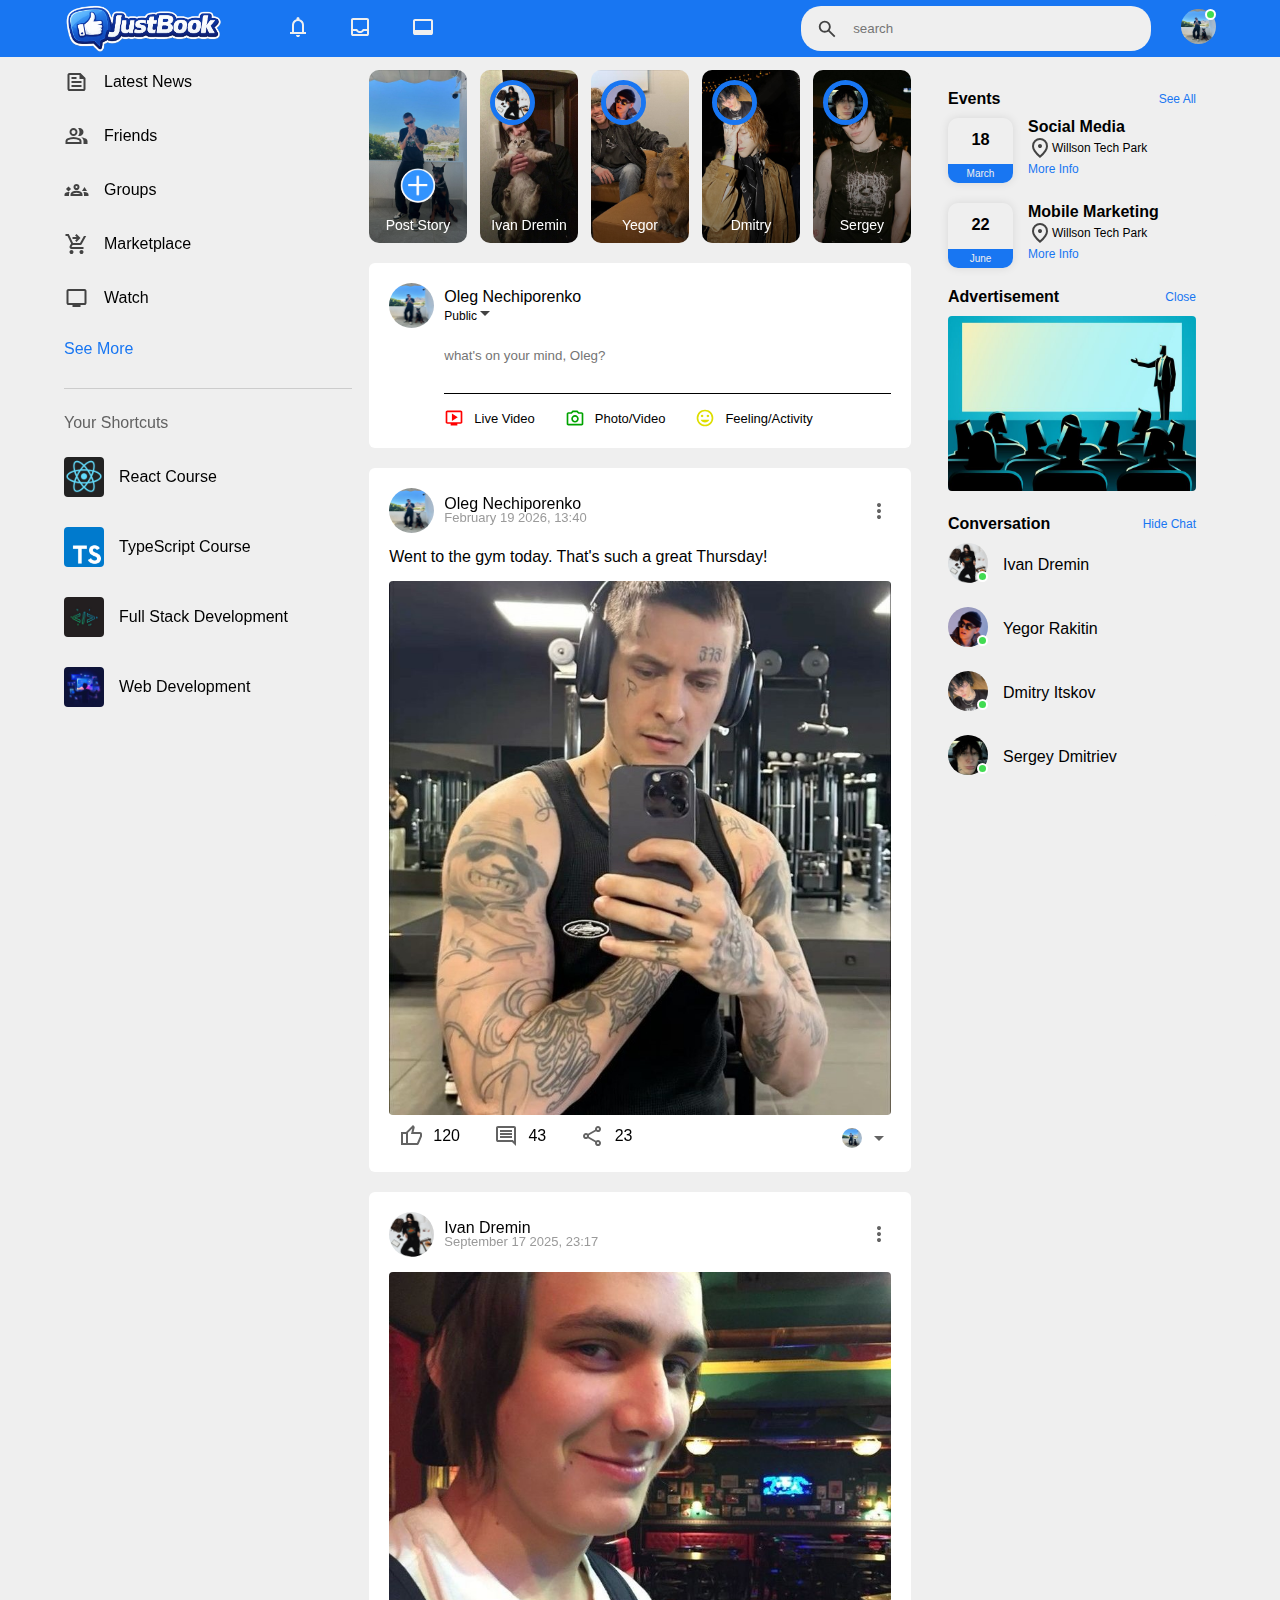
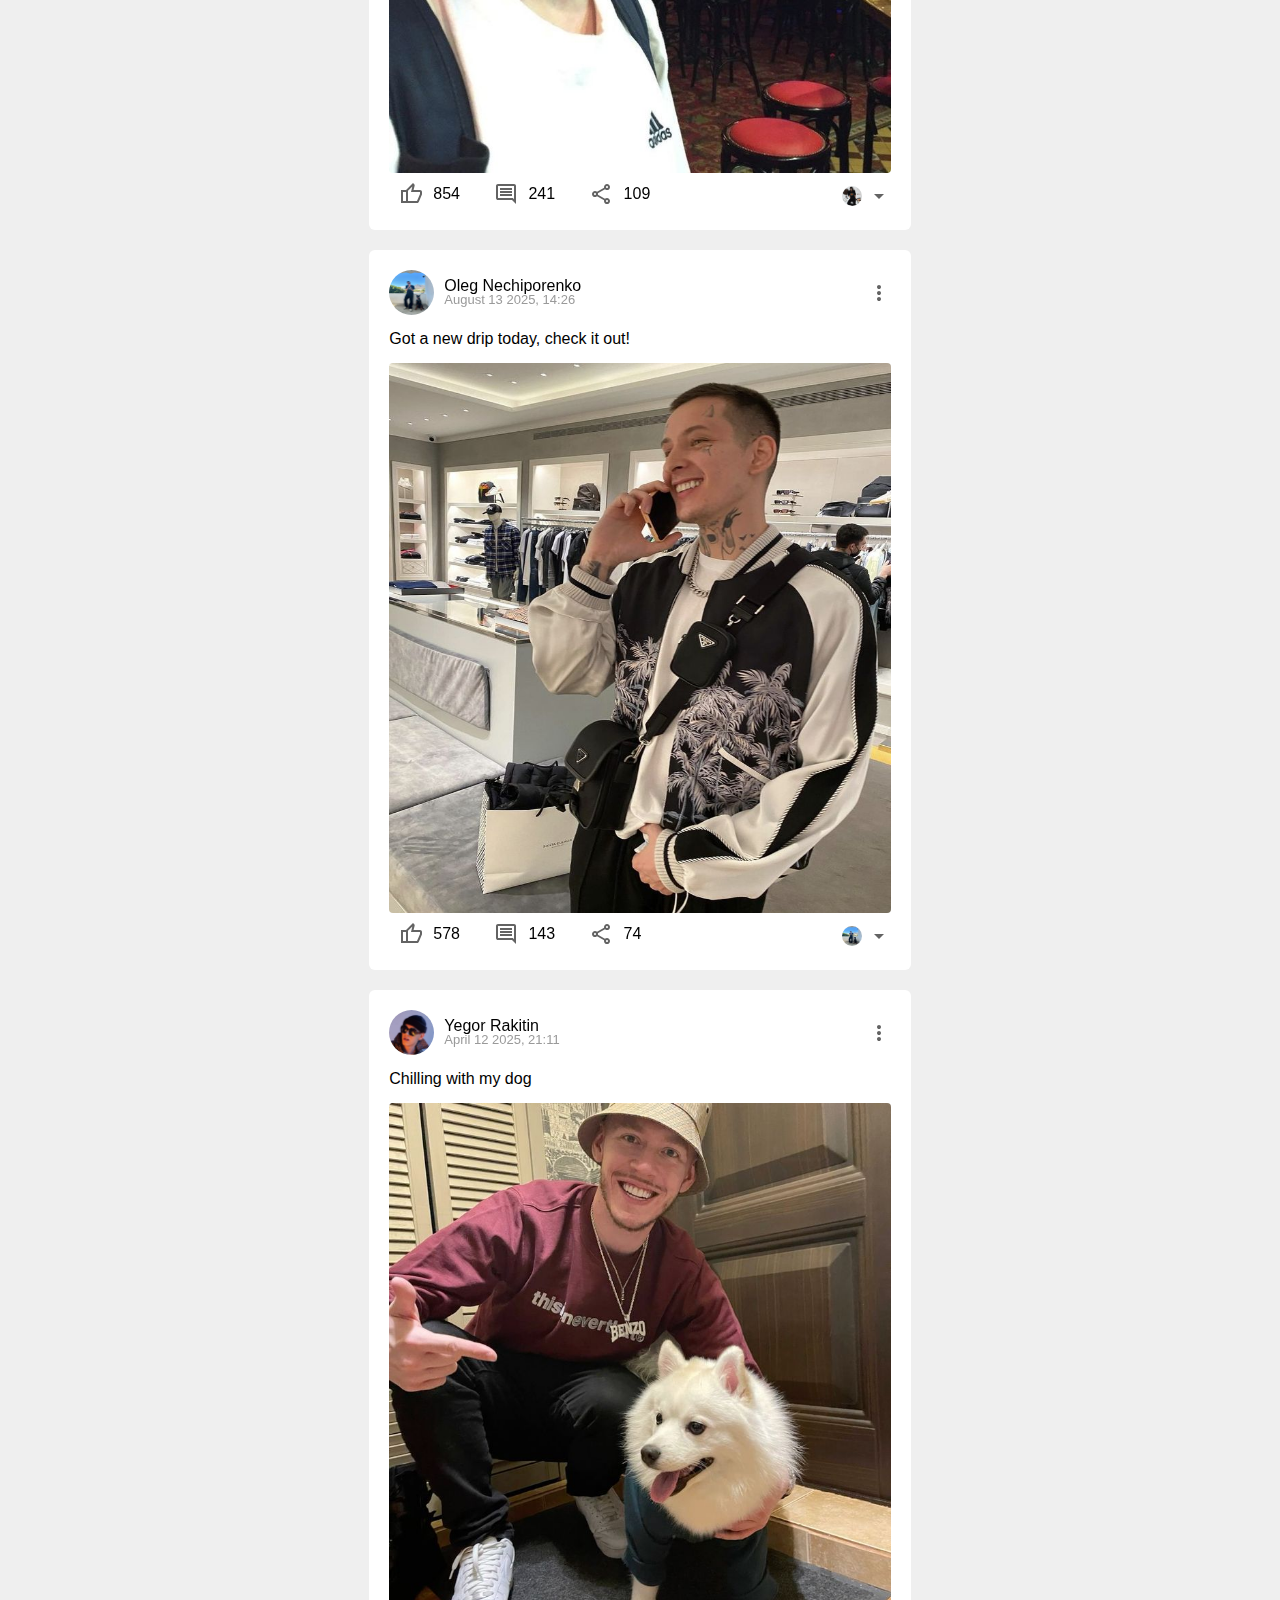
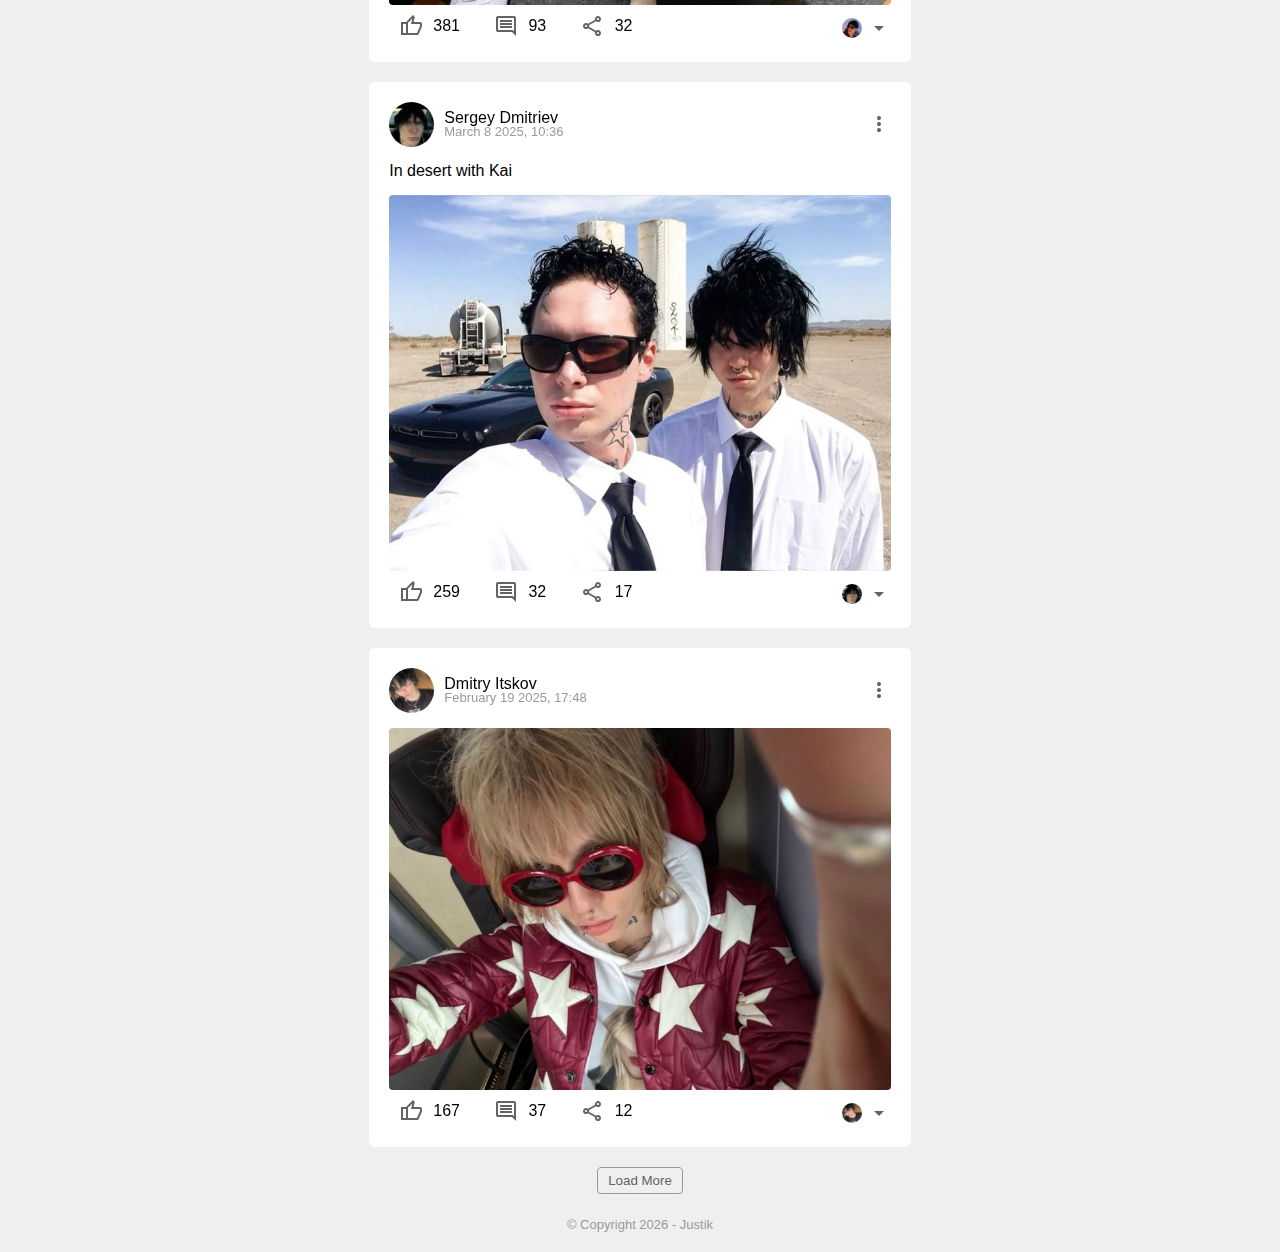
<file: index.html>
<!DOCTYPE html>
<html lang="en">
<head>
    <meta charset="UTF-8">
    <meta name="viewport" content="width=device-width, initial-scale=1.0">
    <title>Homepage | JustBook</title>
    <link rel="icon" href="images/Dog.jpg">
    <link rel="stylesheet" href="style.css">
    <script src="app.js" defer></script>
</head>
<body>
    <header>
        <nav>
            <div class="nav-left">
                <a class="logo-a" href="index.html"><img src="images/logo.png" class="logo"></a>
                <ul>
                    <li><svg xmlns="http://www.w3.org/2000/svg" height="24px" viewBox="0 -960 960 960" width="24px" fill="#434343"><path d="M160-200v-80h80v-280q0-83 50-147.5T420-792v-28q0-25 17.5-42.5T480-880q25 0 42.5 17.5T540-820v28q80 20 130 84.5T720-560v280h80v80H160Zm320-300Zm0 420q-33 0-56.5-23.5T400-160h160q0 33-23.5 56.5T480-80ZM320-280h320v-280q0-66-47-113t-113-47q-66 0-113 47t-47 113v280Z"/></svg></li>
                    <li><svg xmlns="http://www.w3.org/2000/svg" height="24px" viewBox="0 -960 960 960" width="24px" fill="#434343"><path d="M200-120q-33 0-56.5-23.5T120-200v-560q0-33 23.5-56.5T200-840h560q33 0 56.5 23.5T840-760v560q0 33-23.5 56.5T760-120H200Zm0-80h560v-120H640q-30 38-71.5 59T480-240q-47 0-88.5-21T320-320H200v120Zm349-142q31-22 43-58h168v-360H200v360h168q12 36 43 58t69 22q38 0 69-22ZM200-200h560-560Z"/></svg></li>
                    <li><svg xmlns="http://www.w3.org/2000/svg" height="24px" viewBox="0 -960 960 960" width="24px" fill="#434343"><path d="M160-160q-33 0-56.5-23.5T80-240v-480q0-33 23.5-56.5T160-800h640q33 0 56.5 23.5T880-720v480q0 33-23.5 56.5T800-160H160Zm0-200h640v-360H160v360Z"/></svg></li>
                </ul>
            </div>
            <div class="nav-right">
                <div class="search-box">
                    <svg xmlns="http://www.w3.org/2000/svg" height="24px" viewBox="0 -960 960 960" width="24px" fill="#434343"><path d="M784-120 532-372q-30 24-69 38t-83 14q-109 0-184.5-75.5T120-580q0-109 75.5-184.5T380-840q109 0 184.5 75.5T640-580q0 44-14 83t-38 69l252 252-56 56ZM380-400q75 0 127.5-52.5T560-580q0-75-52.5-127.5T380-760q-75 0-127.5 52.5T200-580q0 75 52.5 127.5T380-400Z"/></svg>
                    <input type="text" placeholder="search">
                </div>
                <div class="nav-user-icon online">
                    <img src="images/Kizaru.jpg">
                </div>
            </div>
            <div class="settings-menu">
                <div id="dark-btn">
                    <span></span>
                </div>
                <div class="settings-menu-inner">
                    <div class="user-profile">
                        <img src="images/Kizaru.jpg">
                        <div>
                            <p>Oleg Nechiporenko</p>
                            <a href="profile.html">See your profile</a>
                        </div>
                    </div>
                    <hr>
                    <div class="user-profile">
                        <svg xmlns="http://www.w3.org/2000/svg" height="24px" viewBox="0 -960 960 960" width="24px" fill="#434343"><path d="M480-360q17 0 28.5-11.5T520-400q0-17-11.5-28.5T480-440q-17 0-28.5 11.5T440-400q0 17 11.5 28.5T480-360Zm-40-160h80v-240h-80v240ZM80-80v-720q0-33 23.5-56.5T160-880h640q33 0 56.5 23.5T880-800v480q0 33-23.5 56.5T800-240H240L80-80Zm126-240h594v-480H160v525l46-45Zm-46 0v-480 480Z"/></svg>
                        <div>
                            <p>Give Feedback</p>
                            <a href="#">Help us to improve the new design</a>
                        </div>
                    </div>
                    <hr>
                    <div class="settings-links">
                        <svg xmlns="http://www.w3.org/2000/svg" height="38px" viewBox="0 -960 960 960" width="38px" fill="#434343" class="settings-icon"><path d="m370-80-16-128q-13-5-24.5-12T307-235l-119 50L78-375l103-78q-1-7-1-13.5v-27q0-6.5 1-13.5L78-585l110-190 119 50q11-8 23-15t24-12l16-128h220l16 128q13 5 24.5 12t22.5 15l119-50 110 190-103 78q1 7 1 13.5v27q0 6.5-2 13.5l103 78-110 190-118-50q-11 8-23 15t-24 12L590-80H370Zm70-80h79l14-106q31-8 57.5-23.5T639-327l99 41 39-68-86-65q5-14 7-29.5t2-31.5q0-16-2-31.5t-7-29.5l86-65-39-68-99 42q-22-23-48.5-38.5T533-694l-13-106h-79l-14 106q-31 8-57.5 23.5T321-633l-99-41-39 68 86 64q-5 15-7 30t-2 32q0 16 2 31t7 30l-86 65 39 68 99-42q22 23 48.5 38.5T427-266l13 106Zm42-180q58 0 99-41t41-99q0-58-41-99t-99-41q-59 0-99.5 41T342-480q0 58 40.5 99t99.5 41Zm-2-140Z" /></svg>
                        <a href="#">Settings & Privacy <svg xmlns="http://www.w3.org/2000/svg" height="24px" viewBox="0 -960 960 960" width="24px" fill="#434343"><path d="M504-480 320-664l56-56 240 240-240 240-56-56 184-184Z"/></svg></a>
                    </div>
                    <div class="settings-links">
                        <svg xmlns="http://www.w3.org/2000/svg" height="38px" viewBox="0 -960 960 960" width="38px" fill="#434343" class="settings-icon"><path d="M513.5-254.5Q528-269 528-290t-14.5-35.5Q499-340 478-340t-35.5 14.5Q428-311 428-290t14.5 35.5Q457-240 478-240t35.5-14.5ZM442-394h74q0-33 7.5-52t42.5-52q26-26 41-49.5t15-56.5q0-56-41-86t-97-30q-57 0-92.5 30T342-618l66 26q5-18 22.5-39t53.5-21q32 0 48 17.5t16 38.5q0 20-12 37.5T506-526q-44 39-54 59t-10 73Zm38 314q-83 0-156-31.5T197-197q-54-54-85.5-127T80-480q0-83 31.5-156T197-763q54-54 127-85.5T480-880q83 0 156 31.5T763-763q54 54 85.5 127T880-480q0 83-31.5 156T763-197q-54 54-127 85.5T480-80Zm0-80q134 0 227-93t93-227q0-134-93-227t-227-93q-134 0-227 93t-93 227q0 134 93 227t227 93Zm0-320Z"/></svg>
                        <a href="#">Help | Support <svg xmlns="http://www.w3.org/2000/svg" height="24px" viewBox="0 -960 960 960" width="24px" fill="#434343"><path d="M504-480 320-664l56-56 240 240-240 240-56-56 184-184Z"/></svg></a>
                    </div>
                    <div class="settings-links">
                        <svg xmlns="http://www.w3.org/2000/svg" height="38px" viewBox="0 -960 960 960" width="38px" fill="#434343" class="settings-icon"><path d="M320-120v-80H160q-33 0-56.5-23.5T80-280v-480q0-33 23.5-56.5T160-840h640q33 0 56.5 23.5T880-760v480q0 33-23.5 56.5T800-200H640v80H320ZM160-280h640v-480H160v480Zm0 0v-480 480Z" /></svg>
                        <a href="#">Display & Accesibility <svg xmlns="http://www.w3.org/2000/svg" height="24px" viewBox="0 -960 960 960" width="24px" fill="#434343"><path d="M504-480 320-664l56-56 240 240-240 240-56-56 184-184Z"/></svg></a>
                    </div>
                    <div class="settings-links">
                        <svg xmlns="http://www.w3.org/2000/svg" height="38px" viewBox="0 -960 960 960" width="38px" fill="#434343" class="settings-icon"><path d="M200-120q-33 0-56.5-23.5T120-200v-560q0-33 23.5-56.5T200-840h280v80H200v560h280v80H200Zm440-160-55-58 102-102H360v-80h327L585-622l55-58 200 200-200 200Z" /></svg>
                        <a href="#">Logout <svg xmlns="http://www.w3.org/2000/svg" height="24px" viewBox="0 -960 960 960" width="24px" fill="#434343"><path d="M504-480 320-664l56-56 240 240-240 240-56-56 184-184Z"/></svg></a>
                    </div>
                </div>
            </div>
        </nav>
    </header>
    <main>
        <div class="container">
            <div class="left-sidebar">
                <div class="imp-links">
                    <a href="#"><svg xmlns="http://www.w3.org/2000/svg" height="24px" viewBox="0 -960 960 960" width="24px" fill="#434343"><path d="M200-120q-33 0-56.5-23.5T120-200v-560q0-33 23.5-56.5T200-840h440l200 200v440q0 33-23.5 56.5T760-120H200Zm0-80h560v-400H600v-160H200v560Zm80-80h400v-80H280v80Zm0-320h200v-80H280v80Zm0 160h400v-80H280v80Zm-80-320v160-160 560-560Z"/></svg> Latest News</a>
                    <a href="#"><svg xmlns="http://www.w3.org/2000/svg" height="24px" viewBox="0 -960 960 960" width="24px" fill="#434343"><path d="M40-160v-112q0-34 17.5-62.5T104-378q62-31 126-46.5T360-440q66 0 130 15.5T616-378q29 15 46.5 43.5T680-272v112H40Zm720 0v-120q0-44-24.5-84.5T666-434q51 6 96 20.5t84 35.5q36 20 55 44.5t19 53.5v120H760ZM247-527q-47-47-47-113t47-113q47-47 113-47t113 47q47 47 47 113t-47 113q-47 47-113 47t-113-47Zm466 0q-47 47-113 47-11 0-28-2.5t-28-5.5q27-32 41.5-71t14.5-81q0-42-14.5-81T544-792q14-5 28-6.5t28-1.5q66 0 113 47t47 113q0 66-47 113ZM120-240h480v-32q0-11-5.5-20T580-306q-54-27-109-40.5T360-360q-56 0-111 13.5T140-306q-9 5-14.5 14t-5.5 20v32Zm296.5-343.5Q440-607 440-640t-23.5-56.5Q393-720 360-720t-56.5 23.5Q280-673 280-640t23.5 56.5Q327-560 360-560t56.5-23.5ZM360-240Zm0-400Z"/></svg> Friends</a>
                    <a href="#"><svg xmlns="http://www.w3.org/2000/svg" height="24px" viewBox="0 -960 960 960" width="24px" fill="#434343"><path d="m160-419 101-101-101-101L59-520l101 101Zm540-21 100-160 100 160H700Zm-220-40q-50 0-85-35t-35-85q0-51 35-85.5t85-34.5q51 0 85.5 34.5T600-600q0 50-34.5 85T480-480Zm0-160q-17 0-28.5 11.5T440-600q0 17 11.5 28.5T480-560q17 0 28.5-11.5T520-600q0-17-11.5-28.5T480-640Zm0 40ZM0-240v-63q0-44 44.5-70.5T160-400q13 0 25 .5t23 2.5q-14 20-21 43t-7 49v65H0Zm240 0v-65q0-65 66.5-105T480-450q108 0 174 40t66 105v65H240Zm560-160q72 0 116 26.5t44 70.5v63H780v-65q0-26-6.5-49T754-397q11-2 22.5-2.5t23.5-.5Zm-320 30q-57 0-102 15t-53 35h311q-9-20-53.5-35T480-370Zm0 50Z"/></svg> Groups</a>
                    <a href="#"><svg xmlns="http://www.w3.org/2000/svg" height="24px" viewBox="0 -960 960 960" width="24px" fill="#434343"><path d="m480-560-56-56 63-64H320v-80h167l-64-64 57-56 160 160-160 160ZM223.5-103.5Q200-127 200-160t23.5-56.5Q247-240 280-240t56.5 23.5Q360-193 360-160t-23.5 56.5Q313-80 280-80t-56.5-23.5Zm400 0Q600-127 600-160t23.5-56.5Q647-240 680-240t56.5 23.5Q760-193 760-160t-23.5 56.5Q713-80 680-80t-56.5-23.5ZM40-800v-80h131l170 360h280l156-280h91L692-482q-11 20-29.5 31T622-440H324l-44 80h480v80H280q-45 0-68.5-39t-1.5-79l54-98-144-304H40Z"/></svg> Marketplace</a>
                    <a href="#"><svg xmlns="http://www.w3.org/2000/svg" height="24px" viewBox="0 -960 960 960" width="24px" fill="#434343"><path d="M320-120v-80H160q-33 0-56.5-23.5T80-280v-480q0-33 23.5-56.5T160-840h640q33 0 56.5 23.5T880-760v480q0 33-23.5 56.5T800-200H640v80H320ZM160-280h640v-480H160v480Zm0 0v-480 480Z"/></svg> Watch</a>
                    <a href="#">See More</a>
                </div>
                <div class="shortcut-links">
                    <p>Your Shortcuts</p>
                    <a href="#"><img src="images/React.jpg" alt=""> React Course</a>
                    <a href="#"><img src="images/TypeScript.jpg" alt=""> TypeScript Course</a>
                    <a href="#"><img src="images/FullStack.jpg" alt=""> Full Stack Development</a>
                    <a href="#"><img src="images/WebDevelopment.jpg" alt=""> Web Development</a>
                </div>
            </div>
            <div class="main-content">
                <div class="story-gallery">
                    <div class="story story1">
                        <img src="images/Plus.png">
                        <p>Post Story</p>
                    </div>
                    <div class="story story2">
                        <img src="images/Face.jpg">
                        <p>Ivan Dremin</p>
                    </div>
                    <div class="story story3">
                        <img src="images/Tape.jpg">
                        <p>Yegor</p>
                    </div>
                    <div class="story story4">
                        <img src="images/KaiAngel.jpg">
                        <p>Dmitry</p>
                    </div>
                    <div class="story story5">
                        <img src="images/9mice.jpg">
                        <p>Sergey</p>
                    </div>
                </div>
                <div class="write-post-container">
                    <div class="user-profile">
                        <img src="images/Kizaru.jpg">
                        <div>
                            <p>Oleg Nechiporenko</p>
                            <small>Public <svg xmlns="http://www.w3.org/2000/svg" height="24px" viewBox="0 -960 960 960" width="24px" fill="#434343"><path d="M480-360 280-560h400L480-360Z"/></svg></small>
                        </div>
                    </div>
                    <div class="post-input-container">
                        <textarea rows="3" placeholder="what's on your mind, Oleg?"></textarea>
                        <div class="add-post-links">
                            <a href="#"><svg id="live-video-icon" xmlns="http://www.w3.org/2000/svg" height="24px" viewBox="0 -960 960 960" width="24px" fill="#434343"><path d="m380-340 280-180-280-180v360Zm-60 220v-80H160q-33 0-56.5-23.5T80-280v-480q0-33 23.5-56.5T160-840h640q33 0 56.5 23.5T880-760v480q0 33-23.5 56.5T800-200H640v80H320ZM160-280h640v-480H160v480Zm0 0v-480 480Z"/></svg> Live Video</a>
                            <a href="#"><svg id="photo-camera-icon" xmlns="http://www.w3.org/2000/svg" height="24px" viewBox="0 -960 960 960" width="24px" fill="#434343"><path d="M480-260q75 0 127.5-52.5T660-440q0-75-52.5-127.5T480-620q-75 0-127.5 52.5T300-440q0 75 52.5 127.5T480-260Zm0-80q-42 0-71-29t-29-71q0-42 29-71t71-29q42 0 71 29t29 71q0 42-29 71t-71 29ZM160-120q-33 0-56.5-23.5T80-200v-480q0-33 23.5-56.5T160-760h126l74-80h240l74 80h126q33 0 56.5 23.5T880-680v480q0 33-23.5 56.5T800-120H160Zm0-80h640v-480H638l-73-80H395l-73 80H160v480Zm320-240Z"/></svg> Photo/Video</a>
                            <a href="#"><svg id="smiley-face-icon" xmlns="http://www.w3.org/2000/svg" height="24px" viewBox="0 -960 960 960" width="24px" fill="#434343"><path d="M620-520q25 0 42.5-17.5T680-580q0-25-17.5-42.5T620-640q-25 0-42.5 17.5T560-580q0 25 17.5 42.5T620-520Zm-280 0q25 0 42.5-17.5T400-580q0-25-17.5-42.5T340-640q-25 0-42.5 17.5T280-580q0 25 17.5 42.5T340-520Zm263.5 221.5Q659-337 684-400H276q25 63 80.5 101.5T480-260q68 0 123.5-38.5ZM324-111.5Q251-143 197-197t-85.5-127Q80-397 80-480t31.5-156Q143-709 197-763t127-85.5Q397-880 480-880t156 31.5Q709-817 763-763t85.5 127Q880-563 880-480t-31.5 156Q817-251 763-197t-127 85.5Q563-80 480-80t-156-31.5ZM480-480Zm227 227q93-93 93-227t-93-227q-93-93-227-93t-227 93q-93 93-93 227t93 227q93 93 227 93t227-93Z"/></svg> Feeling/Activity</a>
                        </div>
                    </div>
                </div>
                <div class="post-container">
                    <div class="post-row">
                        <div class="user-profile">
                            <img src="images/Kizaru.jpg">
                            <div>
                                <p>Oleg Nechiporenko</p>
                                <span>February 19 2026, 13:40</span>
                            </div>
                        </div>
                        <button class="post-options-btn" type="button"><svg xmlns="http://www.w3.org/2000/svg" height="24px" viewBox="0 -960 960 960" width="24px" fill="#434343"><path d="M480-160q-33 0-56.5-23.5T400-240q0-33 23.5-56.5T480-320q33 0 56.5 23.5T560-240q0 33-23.5 56.5T480-160Zm0-240q-33 0-56.5-23.5T400-480q0-33 23.5-56.5T480-560q33 0 56.5 23.5T560-480q0 33-23.5 56.5T480-400Zm0-240q-33 0-56.5-23.5T400-720q0-33 23.5-56.5T480-800q33 0 56.5 23.5T560-720q0 33-23.5 56.5T480-640Z"/></svg></button>
                        <div class="post-options">
                            <p class="post-options-text-fv"><img class="post-options-img" src="images/icons8-star-48.png"> Favourite</p>
                            <p class="post-options-text-mg"><img class="post-options-img" src="images/icons8-chat-blue.png"> Message</p>
                            <p class="post-options-text-dl"><img class="post-options-img" src="images/icons8-trash-can-30.png"> Delete</p>
                        </div>
                    </div>
                    <p class="post-text">Went to the gym today. That's such a great Thursday!</p>
                    <img src="images/KizaruGym2.jpg" class="post-img">
                    <div class="post-row">
                        <div class="activity-icons">
                            <div><svg xmlns="http://www.w3.org/2000/svg" height="24px" viewBox="0 -960 960 960" width="24px" fill="#434343"><path d="M720-120H280v-520l280-280 50 50q7 7 11.5 19t4.5 23v14l-44 174h258q32 0 56 24t24 56v80q0 7-2 15t-4 15L794-168q-9 20-30 34t-44 14Zm-360-80h360l120-280v-80H480l54-220-174 174v406Zm0-406v406-406Zm-80-34v80H160v360h120v80H80v-520h200Z"/></svg> 120</div>
                            <div><svg xmlns="http://www.w3.org/2000/svg" height="24px" viewBox="0 -960 960 960" width="24px" fill="#434343"><path d="M240-400h480v-80H240v80Zm0-120h480v-80H240v80Zm0-120h480v-80H240v80ZM880-80 720-240H160q-33 0-56.5-23.5T80-320v-480q0-33 23.5-56.5T160-880h640q33 0 56.5 23.5T880-800v720ZM160-320h594l46 45v-525H160v480Zm0 0v-480 480Z"/></svg> 43</div>
                            <div><svg xmlns="http://www.w3.org/2000/svg" height="24px" viewBox="0 -960 960 960" width="24px" fill="#434343"><path d="M680-80q-50 0-85-35t-35-85q0-6 3-28L282-392q-16 15-37 23.5t-45 8.5q-50 0-85-35t-35-85q0-50 35-85t85-35q24 0 45 8.5t37 23.5l281-164q-2-7-2.5-13.5T560-760q0-50 35-85t85-35q50 0 85 35t35 85q0 50-35 85t-85 35q-24 0-45-8.5T598-672L317-508q2 7 2.5 13.5t.5 14.5q0 8-.5 14.5T317-452l281 164q16-15 37-23.5t45-8.5q50 0 85 35t35 85q0 50-35 85t-85 35Zm0-80q17 0 28.5-11.5T720-200q0-17-11.5-28.5T680-240q-17 0-28.5 11.5T640-200q0 17 11.5 28.5T680-160ZM200-440q17 0 28.5-11.5T240-480q0-17-11.5-28.5T200-520q-17 0-28.5 11.5T160-480q0 17 11.5 28.5T200-440Zm508.5-291.5Q720-743 720-760t-11.5-28.5Q697-800 680-800t-28.5 11.5Q640-777 640-760t11.5 28.5Q663-720 680-720t28.5-11.5ZM680-200ZM200-480Zm480-280Z"/></svg> 23</div>
                        </div>
                        <div class="post-profile-icon">
                            <img src="images/Kizaru.jpg"><svg xmlns="http://www.w3.org/2000/svg" height="24px" viewBox="0 -960 960 960" width="24px" fill="#434343"><path d="M480-360 280-560h400L480-360Z"/></svg>
                        </div>
                    </div>
                </div>
                <div class="post-container">
                    <div class="post-row">
                        <div class="user-profile">
                            <img src="images/Face.jpg">
                            <div>
                                <p>Ivan Dremin</p>
                                <span>September 17 2025, 23:17</span>
                            </div>
                        </div>
                        <button class="post-options-btn" type="button"><svg xmlns="http://www.w3.org/2000/svg" height="24px" viewBox="0 -960 960 960" width="24px" fill="#434343"><path d="M480-160q-33 0-56.5-23.5T400-240q0-33 23.5-56.5T480-320q33 0 56.5 23.5T560-240q0 33-23.5 56.5T480-160Zm0-240q-33 0-56.5-23.5T400-480q0-33 23.5-56.5T480-560q33 0 56.5 23.5T560-480q0 33-23.5 56.5T480-400Zm0-240q-33 0-56.5-23.5T400-720q0-33 23.5-56.5T480-800q33 0 56.5 23.5T560-720q0 33-23.5 56.5T480-640Z"/></svg></button>
                        <div class="post-options">
                            <p class="post-options-text-fv"><img class="post-options-img" src="images/icons8-star-48.png"> Favourite</p>
                            <p class="post-options-text-mg"><img class="post-options-img" src="images/icons8-chat-blue.png"> Message</p>
                        </div>
                    </div>
                    <p class="post-text"></p>
                    <img src="images/Face2.jpg" class="post-img">
                    <div class="post-row">
                        <div class="activity-icons">
                            <div><svg xmlns="http://www.w3.org/2000/svg" height="24px" viewBox="0 -960 960 960" width="24px" fill="#434343"><path d="M720-120H280v-520l280-280 50 50q7 7 11.5 19t4.5 23v14l-44 174h258q32 0 56 24t24 56v80q0 7-2 15t-4 15L794-168q-9 20-30 34t-44 14Zm-360-80h360l120-280v-80H480l54-220-174 174v406Zm0-406v406-406Zm-80-34v80H160v360h120v80H80v-520h200Z"/></svg> 854</div>
                            <div><svg xmlns="http://www.w3.org/2000/svg" height="24px" viewBox="0 -960 960 960" width="24px" fill="#434343"><path d="M240-400h480v-80H240v80Zm0-120h480v-80H240v80Zm0-120h480v-80H240v80ZM880-80 720-240H160q-33 0-56.5-23.5T80-320v-480q0-33 23.5-56.5T160-880h640q33 0 56.5 23.5T880-800v720ZM160-320h594l46 45v-525H160v480Zm0 0v-480 480Z"/></svg> 241</div>
                            <div><svg xmlns="http://www.w3.org/2000/svg" height="24px" viewBox="0 -960 960 960" width="24px" fill="#434343"><path d="M680-80q-50 0-85-35t-35-85q0-6 3-28L282-392q-16 15-37 23.5t-45 8.5q-50 0-85-35t-35-85q0-50 35-85t85-35q24 0 45 8.5t37 23.5l281-164q-2-7-2.5-13.5T560-760q0-50 35-85t85-35q50 0 85 35t35 85q0 50-35 85t-85 35q-24 0-45-8.5T598-672L317-508q2 7 2.5 13.5t.5 14.5q0 8-.5 14.5T317-452l281 164q16-15 37-23.5t45-8.5q50 0 85 35t35 85q0 50-35 85t-85 35Zm0-80q17 0 28.5-11.5T720-200q0-17-11.5-28.5T680-240q-17 0-28.5 11.5T640-200q0 17 11.5 28.5T680-160ZM200-440q17 0 28.5-11.5T240-480q0-17-11.5-28.5T200-520q-17 0-28.5 11.5T160-480q0 17 11.5 28.5T200-440Zm508.5-291.5Q720-743 720-760t-11.5-28.5Q697-800 680-800t-28.5 11.5Q640-777 640-760t11.5 28.5Q663-720 680-720t28.5-11.5ZM680-200ZM200-480Zm480-280Z"/></svg> 109</div>
                        </div>
                        <div class="post-profile-icon">
                            <img src="images/Face.jpg"><svg xmlns="http://www.w3.org/2000/svg" height="24px" viewBox="0 -960 960 960" width="24px" fill="#434343"><path d="M480-360 280-560h400L480-360Z"/></svg>
                        </div>
                    </div>
                </div>
                <div class="post-container">
                    <div class="post-row">
                        <div class="user-profile">
                            <img src="images/Kizaru.jpg">
                            <div>
                                <p>Oleg Nechiporenko</p>
                                <span>August 13 2025, 14:26</span>
                            </div>
                        </div>
                        <button class="post-options-btn" type="button"><svg xmlns="http://www.w3.org/2000/svg" height="24px" viewBox="0 -960 960 960" width="24px" fill="#434343"><path d="M480-160q-33 0-56.5-23.5T400-240q0-33 23.5-56.5T480-320q33 0 56.5 23.5T560-240q0 33-23.5 56.5T480-160Zm0-240q-33 0-56.5-23.5T400-480q0-33 23.5-56.5T480-560q33 0 56.5 23.5T560-480q0 33-23.5 56.5T480-400Zm0-240q-33 0-56.5-23.5T400-720q0-33 23.5-56.5T480-800q33 0 56.5 23.5T560-720q0 33-23.5 56.5T480-640Z"/></svg></button>
                        <div class="post-options">
                            <p class="post-options-text-fv"><img class="post-options-img" src="images/icons8-star-48.png"> Favourite</p>
                            <p class="post-options-text-mg"><img class="post-options-img" src="images/icons8-chat-blue.png"> Message</p>
                            <p class="post-options-text-dl"><img class="post-options-img" src="images/icons8-trash-can-30.png"> Delete</p>
                        </div>
                    </div>
                    <p class="post-text">Got a new drip today, check it out!</p>
                    <img src="images/Kizaru2.jpg" class="post-img">
                    <div class="post-row">
                        <div class="activity-icons">
                            <div><svg xmlns="http://www.w3.org/2000/svg" height="24px" viewBox="0 -960 960 960" width="24px" fill="#434343"><path d="M720-120H280v-520l280-280 50 50q7 7 11.5 19t4.5 23v14l-44 174h258q32 0 56 24t24 56v80q0 7-2 15t-4 15L794-168q-9 20-30 34t-44 14Zm-360-80h360l120-280v-80H480l54-220-174 174v406Zm0-406v406-406Zm-80-34v80H160v360h120v80H80v-520h200Z"/></svg> 578</div>
                            <div><svg xmlns="http://www.w3.org/2000/svg" height="24px" viewBox="0 -960 960 960" width="24px" fill="#434343"><path d="M240-400h480v-80H240v80Zm0-120h480v-80H240v80Zm0-120h480v-80H240v80ZM880-80 720-240H160q-33 0-56.5-23.5T80-320v-480q0-33 23.5-56.5T160-880h640q33 0 56.5 23.5T880-800v720ZM160-320h594l46 45v-525H160v480Zm0 0v-480 480Z"/></svg> 143</div>
                            <div><svg xmlns="http://www.w3.org/2000/svg" height="24px" viewBox="0 -960 960 960" width="24px" fill="#434343"><path d="M680-80q-50 0-85-35t-35-85q0-6 3-28L282-392q-16 15-37 23.5t-45 8.5q-50 0-85-35t-35-85q0-50 35-85t85-35q24 0 45 8.5t37 23.5l281-164q-2-7-2.5-13.5T560-760q0-50 35-85t85-35q50 0 85 35t35 85q0 50-35 85t-85 35q-24 0-45-8.5T598-672L317-508q2 7 2.5 13.5t.5 14.5q0 8-.5 14.5T317-452l281 164q16-15 37-23.5t45-8.5q50 0 85 35t35 85q0 50-35 85t-85 35Zm0-80q17 0 28.5-11.5T720-200q0-17-11.5-28.5T680-240q-17 0-28.5 11.5T640-200q0 17 11.5 28.5T680-160ZM200-440q17 0 28.5-11.5T240-480q0-17-11.5-28.5T200-520q-17 0-28.5 11.5T160-480q0 17 11.5 28.5T200-440Zm508.5-291.5Q720-743 720-760t-11.5-28.5Q697-800 680-800t-28.5 11.5Q640-777 640-760t11.5 28.5Q663-720 680-720t28.5-11.5ZM680-200ZM200-480Zm480-280Z"/></svg> 74</div>
                        </div>
                        <div class="post-profile-icon">
                            <img src="images/Kizaru.jpg"><svg xmlns="http://www.w3.org/2000/svg" height="24px" viewBox="0 -960 960 960" width="24px" fill="#434343"><path d="M480-360 280-560h400L480-360Z"/></svg>
                        </div>
                    </div>
                </div>
                <div class="post-container">
                    <div class="post-row">
                        <div class="user-profile">
                            <img src="images/Tape.jpg">
                            <div>
                                <p>Yegor Rakitin</p>
                                <span>April 12 2025, 21:11</span>
                            </div>
                        </div>
                        <button class="post-options-btn" type="button"><svg xmlns="http://www.w3.org/2000/svg" height="24px" viewBox="0 -960 960 960" width="24px" fill="#434343"><path d="M480-160q-33 0-56.5-23.5T400-240q0-33 23.5-56.5T480-320q33 0 56.5 23.5T560-240q0 33-23.5 56.5T480-160Zm0-240q-33 0-56.5-23.5T400-480q0-33 23.5-56.5T480-560q33 0 56.5 23.5T560-480q0 33-23.5 56.5T480-400Zm0-240q-33 0-56.5-23.5T400-720q0-33 23.5-56.5T480-800q33 0 56.5 23.5T560-720q0 33-23.5 56.5T480-640Z"/></svg></button>
                        <div class="post-options">
                            <p class="post-options-text-fv"><img class="post-options-img" src="images/icons8-star-48.png"> Favourite</p>
                            <p class="post-options-text-mg"><img class="post-options-img" src="images/icons8-chat-blue.png"> Message</p>
                        </div>
                    </div>
                    <p class="post-text">Chilling with my dog</p>
                    <img src="images/TapeDog.jpg" class="post-img">
                    <div class="post-row">
                        <div class="activity-icons">
                            <div><svg xmlns="http://www.w3.org/2000/svg" height="24px" viewBox="0 -960 960 960" width="24px" fill="#434343"><path d="M720-120H280v-520l280-280 50 50q7 7 11.5 19t4.5 23v14l-44 174h258q32 0 56 24t24 56v80q0 7-2 15t-4 15L794-168q-9 20-30 34t-44 14Zm-360-80h360l120-280v-80H480l54-220-174 174v406Zm0-406v406-406Zm-80-34v80H160v360h120v80H80v-520h200Z"/></svg> 381</div>
                            <div><svg xmlns="http://www.w3.org/2000/svg" height="24px" viewBox="0 -960 960 960" width="24px" fill="#434343"><path d="M240-400h480v-80H240v80Zm0-120h480v-80H240v80Zm0-120h480v-80H240v80ZM880-80 720-240H160q-33 0-56.5-23.5T80-320v-480q0-33 23.5-56.5T160-880h640q33 0 56.5 23.5T880-800v720ZM160-320h594l46 45v-525H160v480Zm0 0v-480 480Z"/></svg> 93</div>
                            <div><svg xmlns="http://www.w3.org/2000/svg" height="24px" viewBox="0 -960 960 960" width="24px" fill="#434343"><path d="M680-80q-50 0-85-35t-35-85q0-6 3-28L282-392q-16 15-37 23.5t-45 8.5q-50 0-85-35t-35-85q0-50 35-85t85-35q24 0 45 8.5t37 23.5l281-164q-2-7-2.5-13.5T560-760q0-50 35-85t85-35q50 0 85 35t35 85q0 50-35 85t-85 35q-24 0-45-8.5T598-672L317-508q2 7 2.5 13.5t.5 14.5q0 8-.5 14.5T317-452l281 164q16-15 37-23.5t45-8.5q50 0 85 35t35 85q0 50-35 85t-85 35Zm0-80q17 0 28.5-11.5T720-200q0-17-11.5-28.5T680-240q-17 0-28.5 11.5T640-200q0 17 11.5 28.5T680-160ZM200-440q17 0 28.5-11.5T240-480q0-17-11.5-28.5T200-520q-17 0-28.5 11.5T160-480q0 17 11.5 28.5T200-440Zm508.5-291.5Q720-743 720-760t-11.5-28.5Q697-800 680-800t-28.5 11.5Q640-777 640-760t11.5 28.5Q663-720 680-720t28.5-11.5ZM680-200ZM200-480Zm480-280Z"/></svg> 32</div>
                        </div>
                        <div class="post-profile-icon">
                            <img src="images/Tape.jpg"><svg xmlns="http://www.w3.org/2000/svg" height="24px" viewBox="0 -960 960 960" width="24px" fill="#434343"><path d="M480-360 280-560h400L480-360Z"/></svg>
                        </div>
                    </div>
                </div>
                <div class="post-container">
                    <div class="post-row">
                        <div class="user-profile">
                            <img src="images/9mice.jpg">
                            <div>
                                <p>Sergey Dmitriev</p>
                                <span>March 8 2025, 10:36</span>
                            </div>
                        </div>
                        <button class="post-options-btn" type="button"><svg xmlns="http://www.w3.org/2000/svg" height="24px" viewBox="0 -960 960 960" width="24px" fill="#434343"><path d="M480-160q-33 0-56.5-23.5T400-240q0-33 23.5-56.5T480-320q33 0 56.5 23.5T560-240q0 33-23.5 56.5T480-160Zm0-240q-33 0-56.5-23.5T400-480q0-33 23.5-56.5T480-560q33 0 56.5 23.5T560-480q0 33-23.5 56.5T480-400Zm0-240q-33 0-56.5-23.5T400-720q0-33 23.5-56.5T480-800q33 0 56.5 23.5T560-720q0 33-23.5 56.5T480-640Z"/></svg></button>
                        <div class="post-options">
                            <p class="post-options-text-fv"><img class="post-options-img" src="images/icons8-star-48.png"> Favourite</p>
                            <p class="post-options-text-mg"><img class="post-options-img" src="images/icons8-chat-blue.png"> Message</p>
                        </div>
                    </div>
                    <p class="post-text">In desert with Kai</p>
                    <img src="images/9miceandkaiangel.jpg" class="post-img">
                    <div class="post-row">
                        <div class="activity-icons">
                            <div><svg xmlns="http://www.w3.org/2000/svg" height="24px" viewBox="0 -960 960 960" width="24px" fill="#434343"><path d="M720-120H280v-520l280-280 50 50q7 7 11.5 19t4.5 23v14l-44 174h258q32 0 56 24t24 56v80q0 7-2 15t-4 15L794-168q-9 20-30 34t-44 14Zm-360-80h360l120-280v-80H480l54-220-174 174v406Zm0-406v406-406Zm-80-34v80H160v360h120v80H80v-520h200Z"/></svg> 259</div>
                            <div><svg xmlns="http://www.w3.org/2000/svg" height="24px" viewBox="0 -960 960 960" width="24px" fill="#434343"><path d="M240-400h480v-80H240v80Zm0-120h480v-80H240v80Zm0-120h480v-80H240v80ZM880-80 720-240H160q-33 0-56.5-23.5T80-320v-480q0-33 23.5-56.5T160-880h640q33 0 56.5 23.5T880-800v720ZM160-320h594l46 45v-525H160v480Zm0 0v-480 480Z"/></svg> 32</div>
                            <div><svg xmlns="http://www.w3.org/2000/svg" height="24px" viewBox="0 -960 960 960" width="24px" fill="#434343"><path d="M680-80q-50 0-85-35t-35-85q0-6 3-28L282-392q-16 15-37 23.5t-45 8.5q-50 0-85-35t-35-85q0-50 35-85t85-35q24 0 45 8.5t37 23.5l281-164q-2-7-2.5-13.5T560-760q0-50 35-85t85-35q50 0 85 35t35 85q0 50-35 85t-85 35q-24 0-45-8.5T598-672L317-508q2 7 2.5 13.5t.5 14.5q0 8-.5 14.5T317-452l281 164q16-15 37-23.5t45-8.5q50 0 85 35t35 85q0 50-35 85t-85 35Zm0-80q17 0 28.5-11.5T720-200q0-17-11.5-28.5T680-240q-17 0-28.5 11.5T640-200q0 17 11.5 28.5T680-160ZM200-440q17 0 28.5-11.5T240-480q0-17-11.5-28.5T200-520q-17 0-28.5 11.5T160-480q0 17 11.5 28.5T200-440Zm508.5-291.5Q720-743 720-760t-11.5-28.5Q697-800 680-800t-28.5 11.5Q640-777 640-760t11.5 28.5Q663-720 680-720t28.5-11.5ZM680-200ZM200-480Zm480-280Z"/></svg> 17</div>
                        </div>
                        <div class="post-profile-icon">
                            <img src="images/9mice.jpg"><svg xmlns="http://www.w3.org/2000/svg" height="24px" viewBox="0 -960 960 960" width="24px" fill="#434343"><path d="M480-360 280-560h400L480-360Z"/></svg>
                        </div>
                    </div>
                </div>
                <div class="post-container">
                    <div class="post-row">
                        <div class="user-profile">
                            <img src="images/KaiAngel.jpg">
                            <div>
                                <p>Dmitry Itskov</p>
                                <span>February 19 2025, 17:48</span>
                            </div>
                        </div>
                        <button class="post-options-btn" type="button"><svg xmlns="http://www.w3.org/2000/svg" height="24px" viewBox="0 -960 960 960" width="24px" fill="#434343"><path d="M480-160q-33 0-56.5-23.5T400-240q0-33 23.5-56.5T480-320q33 0 56.5 23.5T560-240q0 33-23.5 56.5T480-160Zm0-240q-33 0-56.5-23.5T400-480q0-33 23.5-56.5T480-560q33 0 56.5 23.5T560-480q0 33-23.5 56.5T480-400Zm0-240q-33 0-56.5-23.5T400-720q0-33 23.5-56.5T480-800q33 0 56.5 23.5T560-720q0 33-23.5 56.5T480-640Z"/></svg></button>
                        <div class="post-options">
                            <p class="post-options-text-fv"><img class="post-options-img" src="images/icons8-star-48.png"> Favourite</p>
                            <p class="post-options-text-mg"><img class="post-options-img" src="images/icons8-chat-blue.png"> Message</p>
                        </div>
                    </div>
                    <p class="post-text"></p>
                    <img src="images/KaiAngel3.jpg" class="post-img">
                    <div class="post-row">
                        <div class="activity-icons">
                            <div><svg class="like-button" xmlns="http://www.w3.org/2000/svg" height="24px" viewBox="0 -960 960 960" width="24px" fill="#434343"><path d="M720-120H280v-520l280-280 50 50q7 7 11.5 19t4.5 23v14l-44 174h258q32 0 56 24t24 56v80q0 7-2 15t-4 15L794-168q-9 20-30 34t-44 14Zm-360-80h360l120-280v-80H480l54-220-174 174v406Zm0-406v406-406Zm-80-34v80H160v360h120v80H80v-520h200Z"/></svg> 167</div>
                            <div><svg xmlns="http://www.w3.org/2000/svg" height="24px" viewBox="0 -960 960 960" width="24px" fill="#434343"><path d="M240-400h480v-80H240v80Zm0-120h480v-80H240v80Zm0-120h480v-80H240v80ZM880-80 720-240H160q-33 0-56.5-23.5T80-320v-480q0-33 23.5-56.5T160-880h640q33 0 56.5 23.5T880-800v720ZM160-320h594l46 45v-525H160v480Zm0 0v-480 480Z"/></svg> 37</div>
                            <div><svg xmlns="http://www.w3.org/2000/svg" height="24px" viewBox="0 -960 960 960" width="24px" fill="#434343"><path d="M680-80q-50 0-85-35t-35-85q0-6 3-28L282-392q-16 15-37 23.5t-45 8.5q-50 0-85-35t-35-85q0-50 35-85t85-35q24 0 45 8.5t37 23.5l281-164q-2-7-2.5-13.5T560-760q0-50 35-85t85-35q50 0 85 35t35 85q0 50-35 85t-85 35q-24 0-45-8.5T598-672L317-508q2 7 2.5 13.5t.5 14.5q0 8-.5 14.5T317-452l281 164q16-15 37-23.5t45-8.5q50 0 85 35t35 85q0 50-35 85t-85 35Zm0-80q17 0 28.5-11.5T720-200q0-17-11.5-28.5T680-240q-17 0-28.5 11.5T640-200q0 17 11.5 28.5T680-160ZM200-440q17 0 28.5-11.5T240-480q0-17-11.5-28.5T200-520q-17 0-28.5 11.5T160-480q0 17 11.5 28.5T200-440Zm508.5-291.5Q720-743 720-760t-11.5-28.5Q697-800 680-800t-28.5 11.5Q640-777 640-760t11.5 28.5Q663-720 680-720t28.5-11.5ZM680-200ZM200-480Zm480-280Z"/></svg> 12</div>
                        </div>
                        <div class="post-profile-icon">
                            <img src="images/KaiAngel.jpg"><svg xmlns="http://www.w3.org/2000/svg" height="24px" viewBox="0 -960 960 960" width="24px" fill="#434343"><path d="M480-360 280-560h400L480-360Z"/></svg>
                        </div>
                    </div>
                </div>
                <button type="button" class="load-more-button">Load More</button>
            </div>
            <div class="right-sidebar">
                <div class="sidebar-title">
                    <h4>Events</h4>
                    <a href="#">See All</a>
                </div>
                <div class="event">
                    <div class="left-event">
                        <h3>18</h3>
                        <span>March</span>
                    </div>
                    <div class="right-event">
                        <h4>Social Media</h4>
                        <p><svg xmlns="http://www.w3.org/2000/svg" height="24px" viewBox="0 -960 960 960" width="24px" fill="#434343"><path d="M536.5-503.5Q560-527 560-560t-23.5-56.5Q513-640 480-640t-56.5 23.5Q400-593 400-560t23.5 56.5Q447-480 480-480t56.5-23.5ZM480-186q122-112 181-203.5T720-552q0-109-69.5-178.5T480-800q-101 0-170.5 69.5T240-552q0 71 59 162.5T480-186Zm0 106Q319-217 239.5-334.5T160-552q0-150 96.5-239T480-880q127 0 223.5 89T800-552q0 100-79.5 217.5T480-80Zm0-480Z"/></svg> Willson Tech Park</p>
                        <a href="#">More Info</a>
                    </div>
                </div>
                <div class="event">
                    <div class="left-event">
                        <h3>22</h3>
                        <span>June</span>
                    </div>
                    <div class="right-event">
                        <h4>Mobile Marketing</h4>
                        <p><svg xmlns="http://www.w3.org/2000/svg" height="24px" viewBox="0 -960 960 960" width="24px" fill="#434343"><path d="M536.5-503.5Q560-527 560-560t-23.5-56.5Q513-640 480-640t-56.5 23.5Q400-593 400-560t23.5 56.5Q447-480 480-480t56.5-23.5ZM480-186q122-112 181-203.5T720-552q0-109-69.5-178.5T480-800q-101 0-170.5 69.5T240-552q0 71 59 162.5T480-186Zm0 106Q319-217 239.5-334.5T160-552q0-150 96.5-239T480-880q127 0 223.5 89T800-552q0 100-79.5 217.5T480-80Zm0-480Z"/></svg> Willson Tech Park</p>
                        <a href="#">More Info</a>
                    </div>
                </div>
                <div class="sidebar-title">
                    <h4>Advertisement</h4>
                    <a href="#">Close</a>
                </div>
                <img src="images/Advertisement.jpg" class="sidebar-ads">
                <div class="sidebar-title">
                    <h4>Conversation</h4>
                    <a href="#">Hide Chat</a>
                </div>
                <div class="online-list">
                    <div class="online">
                        <img src="images/Face.jpg" alt="">
                    </div>
                    <p>Ivan Dremin</p>
                </div>
                <div class="online-list">
                    <div class="online">
                        <img src="images/Tape.jpg" alt="">
                    </div>
                    <p>Yegor Rakitin</p>
                </div>
                <div class="online-list">
                    <div class="online">
                        <img src="images/KaiAngel.jpg" alt="">
                    </div>
                    <p>Dmitry Itskov</p>
                </div>
                <div class="online-list">
                    <div class="online">
                        <img src="images/9mice.jpg" alt="">
                    </div>
                    <p>Sergey Dmitriev</p>
                </div>
            </div>
        </div>
    </main>
    <footer>
        <p>&copy; Copyright 2026 - Justik</p>
    </footer>
</body>
</html>
</file>
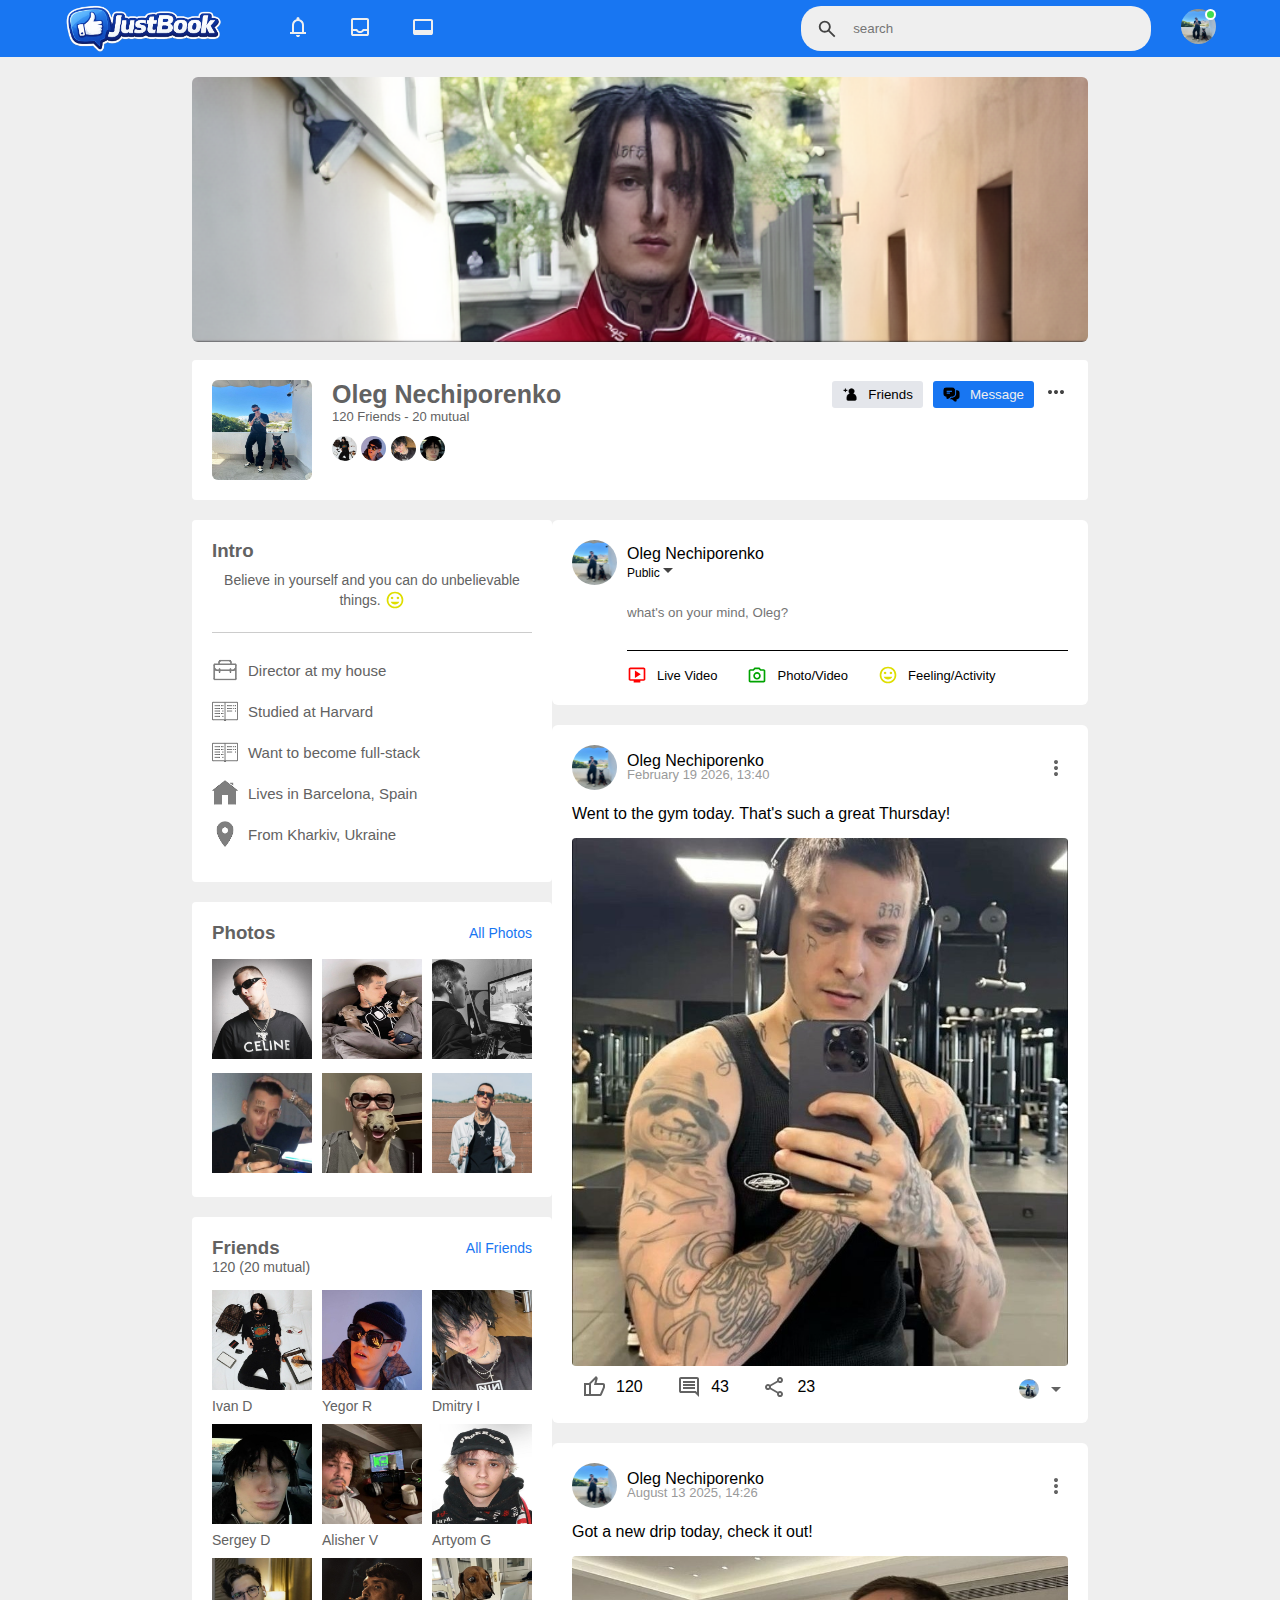
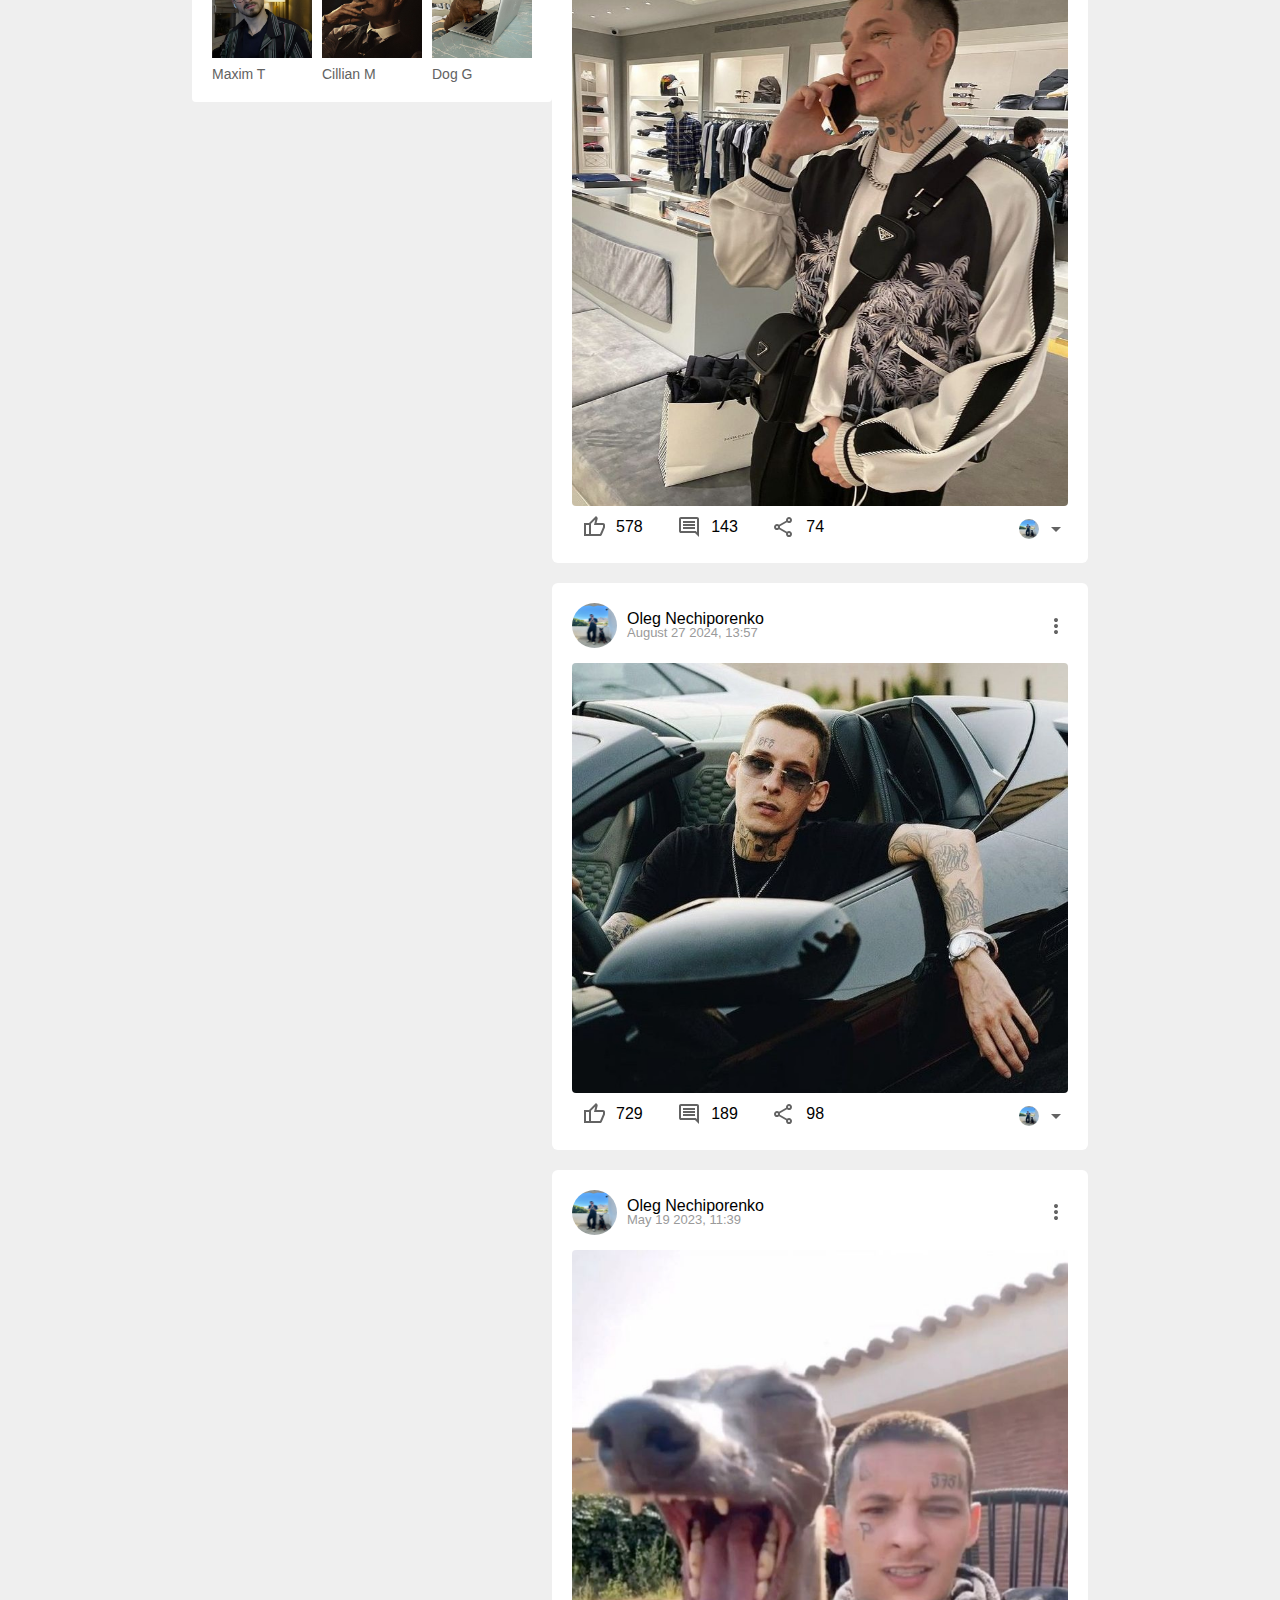
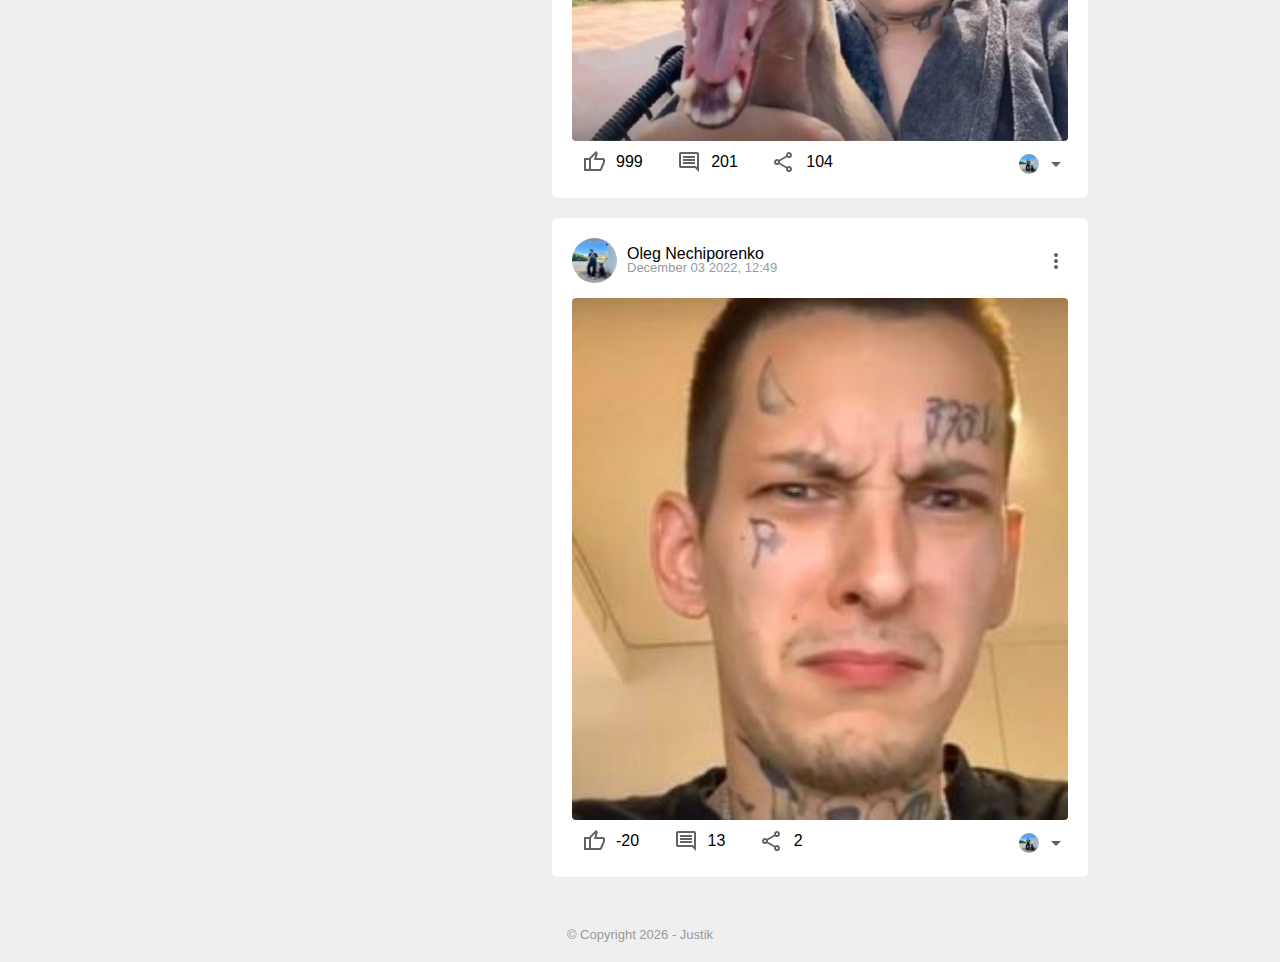
<file: profile.html>
<!DOCTYPE html>
<html lang="en">
<head>
    <meta charset="UTF-8">
    <meta name="viewport" content="width=device-width, initial-scale=1.0">
    <title>Profile | Justbook</title>
    <link rel="icon" href="images/Dog.jpg">
    <link rel="stylesheet" href="style.css">
    <script src="app.js" defer></script>
</head>
<body>
    <header>
        <nav>
            <div class="nav-left">
                <a class="logo-a" href="index.html"><img src="images/logo.png" class="logo"></a>
                <ul>
                    <li><svg xmlns="http://www.w3.org/2000/svg" height="24px" viewBox="0 -960 960 960" width="24px" fill="#434343"><path d="M160-200v-80h80v-280q0-83 50-147.5T420-792v-28q0-25 17.5-42.5T480-880q25 0 42.5 17.5T540-820v28q80 20 130 84.5T720-560v280h80v80H160Zm320-300Zm0 420q-33 0-56.5-23.5T400-160h160q0 33-23.5 56.5T480-80ZM320-280h320v-280q0-66-47-113t-113-47q-66 0-113 47t-47 113v280Z"/></svg></li>
                    <li><svg xmlns="http://www.w3.org/2000/svg" height="24px" viewBox="0 -960 960 960" width="24px" fill="#434343"><path d="M200-120q-33 0-56.5-23.5T120-200v-560q0-33 23.5-56.5T200-840h560q33 0 56.5 23.5T840-760v560q0 33-23.5 56.5T760-120H200Zm0-80h560v-120H640q-30 38-71.5 59T480-240q-47 0-88.5-21T320-320H200v120Zm349-142q31-22 43-58h168v-360H200v360h168q12 36 43 58t69 22q38 0 69-22ZM200-200h560-560Z"/></svg></li>
                    <li><svg xmlns="http://www.w3.org/2000/svg" height="24px" viewBox="0 -960 960 960" width="24px" fill="#434343"><path d="M160-160q-33 0-56.5-23.5T80-240v-480q0-33 23.5-56.5T160-800h640q33 0 56.5 23.5T880-720v480q0 33-23.5 56.5T800-160H160Zm0-200h640v-360H160v360Z"/></svg></li>
                </ul>
            </div>
            <div class="nav-right">
                <div class="search-box">
                    <svg xmlns="http://www.w3.org/2000/svg" height="24px" viewBox="0 -960 960 960" width="24px" fill="#434343"><path d="M784-120 532-372q-30 24-69 38t-83 14q-109 0-184.5-75.5T120-580q0-109 75.5-184.5T380-840q109 0 184.5 75.5T640-580q0 44-14 83t-38 69l252 252-56 56ZM380-400q75 0 127.5-52.5T560-580q0-75-52.5-127.5T380-760q-75 0-127.5 52.5T200-580q0 75 52.5 127.5T380-400Z"/></svg>
                    <input type="text" placeholder="search">
                </div>
                <div class="nav-user-icon online">
                    <img src="images/Kizaru.jpg">
                </div>
            </div>
            <div class="settings-menu">
                <div id="dark-btn">
                    <span></span>
                </div>
                <div class="settings-menu-inner">
                    <div class="user-profile">
                        <img src="images/Kizaru.jpg">
                        <div>
                            <p>Oleg Nechiporenko</p>
                            <a href="profile.html">See your profile</a>
                        </div>
                    </div>
                    <hr>
                    <div class="user-profile">
                        <svg xmlns="http://www.w3.org/2000/svg" height="24px" viewBox="0 -960 960 960" width="24px" fill="#434343"><path d="M480-360q17 0 28.5-11.5T520-400q0-17-11.5-28.5T480-440q-17 0-28.5 11.5T440-400q0 17 11.5 28.5T480-360Zm-40-160h80v-240h-80v240ZM80-80v-720q0-33 23.5-56.5T160-880h640q33 0 56.5 23.5T880-800v480q0 33-23.5 56.5T800-240H240L80-80Zm126-240h594v-480H160v525l46-45Zm-46 0v-480 480Z"/></svg>
                        <div>
                            <p>Give Feedback</p>
                            <a href="#">Help us to improve the new design</a>
                        </div>
                    </div>
                    <hr>
                    <div class="settings-links">
                        <svg xmlns="http://www.w3.org/2000/svg" height="38px" viewBox="0 -960 960 960" width="38px" fill="#434343" class="settings-icon"><path d="m370-80-16-128q-13-5-24.5-12T307-235l-119 50L78-375l103-78q-1-7-1-13.5v-27q0-6.5 1-13.5L78-585l110-190 119 50q11-8 23-15t24-12l16-128h220l16 128q13 5 24.5 12t22.5 15l119-50 110 190-103 78q1 7 1 13.5v27q0 6.5-2 13.5l103 78-110 190-118-50q-11 8-23 15t-24 12L590-80H370Zm70-80h79l14-106q31-8 57.5-23.5T639-327l99 41 39-68-86-65q5-14 7-29.5t2-31.5q0-16-2-31.5t-7-29.5l86-65-39-68-99 42q-22-23-48.5-38.5T533-694l-13-106h-79l-14 106q-31 8-57.5 23.5T321-633l-99-41-39 68 86 64q-5 15-7 30t-2 32q0 16 2 31t7 30l-86 65 39 68 99-42q22 23 48.5 38.5T427-266l13 106Zm42-180q58 0 99-41t41-99q0-58-41-99t-99-41q-59 0-99.5 41T342-480q0 58 40.5 99t99.5 41Zm-2-140Z" /></svg>
                        <a href="#">Settings & Privacy <svg xmlns="http://www.w3.org/2000/svg" height="24px" viewBox="0 -960 960 960" width="24px" fill="#434343"><path d="M504-480 320-664l56-56 240 240-240 240-56-56 184-184Z"/></svg></a>
                    </div>
                    <div class="settings-links">
                        <svg xmlns="http://www.w3.org/2000/svg" height="38px" viewBox="0 -960 960 960" width="38px" fill="#434343" class="settings-icon"><path d="M513.5-254.5Q528-269 528-290t-14.5-35.5Q499-340 478-340t-35.5 14.5Q428-311 428-290t14.5 35.5Q457-240 478-240t35.5-14.5ZM442-394h74q0-33 7.5-52t42.5-52q26-26 41-49.5t15-56.5q0-56-41-86t-97-30q-57 0-92.5 30T342-618l66 26q5-18 22.5-39t53.5-21q32 0 48 17.5t16 38.5q0 20-12 37.5T506-526q-44 39-54 59t-10 73Zm38 314q-83 0-156-31.5T197-197q-54-54-85.5-127T80-480q0-83 31.5-156T197-763q54-54 127-85.5T480-880q83 0 156 31.5T763-763q54 54 85.5 127T880-480q0 83-31.5 156T763-197q-54 54-127 85.5T480-80Zm0-80q134 0 227-93t93-227q0-134-93-227t-227-93q-134 0-227 93t-93 227q0 134 93 227t227 93Zm0-320Z"/></svg>
                        <a href="#">Help | Support <svg xmlns="http://www.w3.org/2000/svg" height="24px" viewBox="0 -960 960 960" width="24px" fill="#434343"><path d="M504-480 320-664l56-56 240 240-240 240-56-56 184-184Z"/></svg></a>
                    </div>
                    <div class="settings-links">
                        <svg xmlns="http://www.w3.org/2000/svg" height="38px" viewBox="0 -960 960 960" width="38px" fill="#434343" class="settings-icon"><path d="M320-120v-80H160q-33 0-56.5-23.5T80-280v-480q0-33 23.5-56.5T160-840h640q33 0 56.5 23.5T880-760v480q0 33-23.5 56.5T800-200H640v80H320ZM160-280h640v-480H160v480Zm0 0v-480 480Z" /></svg>
                        <a href="#">Display & Accesibility <svg xmlns="http://www.w3.org/2000/svg" height="24px" viewBox="0 -960 960 960" width="24px" fill="#434343"><path d="M504-480 320-664l56-56 240 240-240 240-56-56 184-184Z"/></svg></a>
                    </div>
                    <div class="settings-links">
                        <svg xmlns="http://www.w3.org/2000/svg" height="38px" viewBox="0 -960 960 960" width="38px" fill="#434343" class="settings-icon"><path d="M200-120q-33 0-56.5-23.5T120-200v-560q0-33 23.5-56.5T200-840h280v80H200v560h280v80H200Zm440-160-55-58 102-102H360v-80h327L585-622l55-58 200 200-200 200Z" /></svg>
                        <a href="#">Logout <svg xmlns="http://www.w3.org/2000/svg" height="24px" viewBox="0 -960 960 960" width="24px" fill="#434343"><path d="M504-480 320-664l56-56 240 240-240 240-56-56 184-184Z"/></svg></a>
                    </div>
                </div>
            </div>
        </nav>
    </header>
    <main>
        <div class="profile-container">
            <img src="images/KizaruRebook4.png" class="cover-img">
            <div class="profile-details">
                <div class="pd-left">
                    <div class="pd-row">
                        <img src="images/Kizaru.jpg" class="pd-image">
                        <div>
                            <h3>Oleg Nechiporenko</h3>
                            <p>120 Friends - 20 mutual</p>
                            <img src="images/Face.jpg">
                            <img src="images/Tape.jpg">
                            <img src="images/KaiAngel.jpg">
                            <img src="images/9mice.jpg">
                        </div>
                    </div>
                </div>
                <div class="pd-right">
                    <button type="button"><img id="add-friend-icon" src="images/icons8-add-friend-24.png"> Friends</button>
                    <button id="chat-button" type="button"><img id="chat-icon" src="images/icons8-chat-6402.png"> Message</button>
                    <a href="#"><svg xmlns="http://www.w3.org/2000/svg" height="24px" viewBox="0 -960 960 960" width="24px" fill="#434343"><path d="M240-400q-33 0-56.5-23.5T160-480q0-33 23.5-56.5T240-560q33 0 56.5 23.5T320-480q0 33-23.5 56.5T240-400Zm240 0q-33 0-56.5-23.5T400-480q0-33 23.5-56.5T480-560q33 0 56.5 23.5T560-480q0 33-23.5 56.5T480-400Zm240 0q-33 0-56.5-23.5T640-480q0-33 23.5-56.5T720-560q33 0 56.5 23.5T800-480q0 33-23.5 56.5T720-400Z"/></svg></a>
                </div>
            </div>
            <div class="profile-info">
                <div class="info-col">
                    <div class="profile-intro">
                        <h3>Intro</h3>
                        <p class="intro-text">Believe in yourself and you can do unbelievable things. <svg xmlns="http://www.w3.org/2000/svg" height="24px" viewBox="0 -960 960 960" width="24px" fill="#434343"><path d="M620-520q25 0 42.5-17.5T680-580q0-25-17.5-42.5T620-640q-25 0-42.5 17.5T560-580q0 25 17.5 42.5T620-520Zm-280 0q25 0 42.5-17.5T400-580q0-25-17.5-42.5T340-640q-25 0-42.5 17.5T280-580q0 25 17.5 42.5T340-520Zm263.5 221.5Q659-337 684-400H276q25 63 80.5 101.5T480-260q68 0 123.5-38.5ZM324-111.5Q251-143 197-197t-85.5-127Q80-397 80-480t31.5-156Q143-709 197-763t127-85.5Q397-880 480-880t156 31.5Q709-817 763-763t85.5 127Q880-563 880-480t-31.5 156Q817-251 763-197t-127 85.5Q563-80 480-80t-156-31.5ZM480-480Zm227 227q93-93 93-227t-93-227q-93-93-227-93t-227 93q-93 93-93 227t93 227q93 93 227 93t227-93Z"/></svg></p>
                        <hr>
                        <ul>
                            <li><img src="images/icons8-job-96.png"> Director at my house</li>
                            <li><img src="images/icons8-study-100.png"> Studied at Harvard</li>
                            <li><img src="images/icons8-study-100.png"> Want to become full-stack</li>
                            <li><img src="images/icons8-home-100.png"> Lives in Barcelona, Spain</li>
                            <li><img src="images/icons8-location-100.png"> From Kharkiv, Ukraine</li>
                        </ul>
                    </div>
                    <div class="profile-intro">
                        <div class="title-box">
                            <h3>Photos</h3>
                            <a href="#">All Photos</a>
                        </div>
                        <div class="photo-box">
                            <div><img src="images/kizaruPhoto1.jpg"></div>
                            <div><img src="images/kizaruPhoto2.jpg"></div>
                            <div><img src="images/kizaruPhoto3.jpg"></div>
                            <div><img src="images/kizaruPhoto4.jpg"></div>
                            <div><img src="images/kizaruPhoto5.png"></div>
                            <div><img src="images/kizaruPhoto6.jpg"></div>
                        </div>
                    </div>
                    <div class="profile-intro">
                        <div class="title-box">
                            <h3>Friends</h3>
                            <a href="#">All Friends</a>
                        </div>
                        <p>120 (20 mutual)</p>
                        <div class="friends-box">
                            <div><img src="images/Face.jpg"><p>Ivan D</p></div>
                            <div><img src="images/Tape.jpg"><p>Yegor R</p></div>
                            <div><img src="images/KaiAngel.jpg"><p>Dmitry I</p></div>
                            <div><img src="images/9mice.jpg"><p>Sergey D</p></div>
                            <div><img src="images/morgenshtern.jpg"><p>Alisher V</p></div>
                            <div><img src="images/slavaMarlow.jpg"><p>Artyom G</p></div>
                            <div><img src="images/BrianMaps.jpg"><p>Maxim T</p></div>
                            <div><img src="images/ThomasShelby.jpg"><p>Cillian M</p></div>
                            <div><img src="images/Dog.jpg"><p>Dog G</p></div>
                        </div>
                    </div>
                </div>
                <div class="post-col">
                    <div class="write-post-container">
                        <div class="user-profile">
                            <img src="images/Kizaru.jpg">
                            <div>
                                <p>Oleg Nechiporenko</p>
                                <small>Public <svg xmlns="http://www.w3.org/2000/svg" height="24px" viewBox="0 -960 960 960" width="24px" fill="#434343"><path d="M480-360 280-560h400L480-360Z"/></svg></small>
                            </div>
                        </div>
                        <div class="post-input-container">
                            <textarea rows="3" placeholder="what's on your mind, Oleg?"></textarea>
                            <div class="add-post-links">
                                <a href="#"><svg id="live-video-icon" xmlns="http://www.w3.org/2000/svg" height="24px" viewBox="0 -960 960 960" width="24px" fill="#434343"><path d="m380-340 280-180-280-180v360Zm-60 220v-80H160q-33 0-56.5-23.5T80-280v-480q0-33 23.5-56.5T160-840h640q33 0 56.5 23.5T880-760v480q0 33-23.5 56.5T800-200H640v80H320ZM160-280h640v-480H160v480Zm0 0v-480 480Z"/></svg> Live Video</a>
                                <a href="#"><svg id="photo-camera-icon" xmlns="http://www.w3.org/2000/svg" height="24px" viewBox="0 -960 960 960" width="24px" fill="#434343"><path d="M480-260q75 0 127.5-52.5T660-440q0-75-52.5-127.5T480-620q-75 0-127.5 52.5T300-440q0 75 52.5 127.5T480-260Zm0-80q-42 0-71-29t-29-71q0-42 29-71t71-29q42 0 71 29t29 71q0 42-29 71t-71 29ZM160-120q-33 0-56.5-23.5T80-200v-480q0-33 23.5-56.5T160-760h126l74-80h240l74 80h126q33 0 56.5 23.5T880-680v480q0 33-23.5 56.5T800-120H160Zm0-80h640v-480H638l-73-80H395l-73 80H160v480Zm320-240Z"/></svg> Photo/Video</a>
                                <a href="#"><svg id="smiley-face-icon" xmlns="http://www.w3.org/2000/svg" height="24px" viewBox="0 -960 960 960" width="24px" fill="#434343"><path d="M620-520q25 0 42.5-17.5T680-580q0-25-17.5-42.5T620-640q-25 0-42.5 17.5T560-580q0 25 17.5 42.5T620-520Zm-280 0q25 0 42.5-17.5T400-580q0-25-17.5-42.5T340-640q-25 0-42.5 17.5T280-580q0 25 17.5 42.5T340-520Zm263.5 221.5Q659-337 684-400H276q25 63 80.5 101.5T480-260q68 0 123.5-38.5ZM324-111.5Q251-143 197-197t-85.5-127Q80-397 80-480t31.5-156Q143-709 197-763t127-85.5Q397-880 480-880t156 31.5Q709-817 763-763t85.5 127Q880-563 880-480t-31.5 156Q817-251 763-197t-127 85.5Q563-80 480-80t-156-31.5ZM480-480Zm227 227q93-93 93-227t-93-227q-93-93-227-93t-227 93q-93 93-93 227t93 227q93 93 227 93t227-93Z"/></svg> Feeling/Activity</a>
                            </div>
                        </div>
                    </div>
                    <div class="post-container">
                        <div class="post-row">
                            <div class="user-profile">
                                <img src="images/Kizaru.jpg">
                                <div>
                                    <p>Oleg Nechiporenko</p>
                                    <span>February 19 2026, 13:40</span>
                                </div>
                            </div>
                            <button class="post-options-btn" type="button"><svg xmlns="http://www.w3.org/2000/svg" height="24px" viewBox="0 -960 960 960" width="24px" fill="#434343"><path d="M480-160q-33 0-56.5-23.5T400-240q0-33 23.5-56.5T480-320q33 0 56.5 23.5T560-240q0 33-23.5 56.5T480-160Zm0-240q-33 0-56.5-23.5T400-480q0-33 23.5-56.5T480-560q33 0 56.5 23.5T560-480q0 33-23.5 56.5T480-400Zm0-240q-33 0-56.5-23.5T400-720q0-33 23.5-56.5T480-800q33 0 56.5 23.5T560-720q0 33-23.5 56.5T480-640Z"/></svg></button>
                            <div class="post-options">
                                <p class="post-options-text-fv"><img class="post-options-img" src="images/icons8-star-48.png"> Favourite</p>
                                <p class="post-options-text-mg"><img class="post-options-img" src="images/icons8-chat-blue.png"> Message</p>
                                <p class="post-options-text-dl"><img class="post-options-img" src="images/icons8-trash-can-30.png"> Delete</p>
                            </div>
                        </div>
                        <p class="post-text">Went to the gym today. That's such a great Thursday!</p>
                        <img src="images/KizaruGym2.jpg" class="post-img">
                        <div class="post-row">
                            <div class="activity-icons">
                                <div><svg xmlns="http://www.w3.org/2000/svg" height="24px" viewBox="0 -960 960 960" width="24px" fill="#434343"><path d="M720-120H280v-520l280-280 50 50q7 7 11.5 19t4.5 23v14l-44 174h258q32 0 56 24t24 56v80q0 7-2 15t-4 15L794-168q-9 20-30 34t-44 14Zm-360-80h360l120-280v-80H480l54-220-174 174v406Zm0-406v406-406Zm-80-34v80H160v360h120v80H80v-520h200Z"/></svg> 120</div>
                                <div><svg xmlns="http://www.w3.org/2000/svg" height="24px" viewBox="0 -960 960 960" width="24px" fill="#434343"><path d="M240-400h480v-80H240v80Zm0-120h480v-80H240v80Zm0-120h480v-80H240v80ZM880-80 720-240H160q-33 0-56.5-23.5T80-320v-480q0-33 23.5-56.5T160-880h640q33 0 56.5 23.5T880-800v720ZM160-320h594l46 45v-525H160v480Zm0 0v-480 480Z"/></svg> 43</div>
                                <div><svg xmlns="http://www.w3.org/2000/svg" height="24px" viewBox="0 -960 960 960" width="24px" fill="#434343"><path d="M680-80q-50 0-85-35t-35-85q0-6 3-28L282-392q-16 15-37 23.5t-45 8.5q-50 0-85-35t-35-85q0-50 35-85t85-35q24 0 45 8.5t37 23.5l281-164q-2-7-2.5-13.5T560-760q0-50 35-85t85-35q50 0 85 35t35 85q0 50-35 85t-85 35q-24 0-45-8.5T598-672L317-508q2 7 2.5 13.5t.5 14.5q0 8-.5 14.5T317-452l281 164q16-15 37-23.5t45-8.5q50 0 85 35t35 85q0 50-35 85t-85 35Zm0-80q17 0 28.5-11.5T720-200q0-17-11.5-28.5T680-240q-17 0-28.5 11.5T640-200q0 17 11.5 28.5T680-160ZM200-440q17 0 28.5-11.5T240-480q0-17-11.5-28.5T200-520q-17 0-28.5 11.5T160-480q0 17 11.5 28.5T200-440Zm508.5-291.5Q720-743 720-760t-11.5-28.5Q697-800 680-800t-28.5 11.5Q640-777 640-760t11.5 28.5Q663-720 680-720t28.5-11.5ZM680-200ZM200-480Zm480-280Z"/></svg> 23</div>
                            </div>
                            <div class="post-profile-icon">
                                <img src="images/Kizaru.jpg"><svg xmlns="http://www.w3.org/2000/svg" height="24px" viewBox="0 -960 960 960" width="24px" fill="#434343"><path d="M480-360 280-560h400L480-360Z"/></svg>
                            </div>
                        </div>
                    </div>
                    <div class="post-container">
                        <div class="post-row">
                            <div class="user-profile">
                                <img src="images/Kizaru.jpg">
                                <div>
                                    <p>Oleg Nechiporenko</p>
                                    <span>August 13 2025, 14:26</span>
                                </div>
                            </div>
                            <button class="post-options-btn" type="button"><svg xmlns="http://www.w3.org/2000/svg" height="24px" viewBox="0 -960 960 960" width="24px" fill="#434343"><path d="M480-160q-33 0-56.5-23.5T400-240q0-33 23.5-56.5T480-320q33 0 56.5 23.5T560-240q0 33-23.5 56.5T480-160Zm0-240q-33 0-56.5-23.5T400-480q0-33 23.5-56.5T480-560q33 0 56.5 23.5T560-480q0 33-23.5 56.5T480-400Zm0-240q-33 0-56.5-23.5T400-720q0-33 23.5-56.5T480-800q33 0 56.5 23.5T560-720q0 33-23.5 56.5T480-640Z"/></svg></button>
                            <div class="post-options">
                                <p class="post-options-text-fv"><img class="post-options-img" src="images/icons8-star-48.png"> Favourite</p>
                                <p class="post-options-text-mg"><img class="post-options-img" src="images/icons8-chat-blue.png"> Message</p>
                                <p class="post-options-text-dl"><img class="post-options-img" src="images/icons8-trash-can-30.png"> Delete</p>
                            </div>
                        </div>
                        <p class="post-text">Got a new drip today, check it out!</p>
                        <img src="images/Kizaru2.jpg" class="post-img">
                        <div class="post-row">
                            <div class="activity-icons">
                                <div><svg xmlns="http://www.w3.org/2000/svg" height="24px" viewBox="0 -960 960 960" width="24px" fill="#434343"><path d="M720-120H280v-520l280-280 50 50q7 7 11.5 19t4.5 23v14l-44 174h258q32 0 56 24t24 56v80q0 7-2 15t-4 15L794-168q-9 20-30 34t-44 14Zm-360-80h360l120-280v-80H480l54-220-174 174v406Zm0-406v406-406Zm-80-34v80H160v360h120v80H80v-520h200Z"/></svg> 578</div>
                                <div><svg xmlns="http://www.w3.org/2000/svg" height="24px" viewBox="0 -960 960 960" width="24px" fill="#434343"><path d="M240-400h480v-80H240v80Zm0-120h480v-80H240v80Zm0-120h480v-80H240v80ZM880-80 720-240H160q-33 0-56.5-23.5T80-320v-480q0-33 23.5-56.5T160-880h640q33 0 56.5 23.5T880-800v720ZM160-320h594l46 45v-525H160v480Zm0 0v-480 480Z"/></svg> 143</div>
                                <div><svg xmlns="http://www.w3.org/2000/svg" height="24px" viewBox="0 -960 960 960" width="24px" fill="#434343"><path d="M680-80q-50 0-85-35t-35-85q0-6 3-28L282-392q-16 15-37 23.5t-45 8.5q-50 0-85-35t-35-85q0-50 35-85t85-35q24 0 45 8.5t37 23.5l281-164q-2-7-2.5-13.5T560-760q0-50 35-85t85-35q50 0 85 35t35 85q0 50-35 85t-85 35q-24 0-45-8.5T598-672L317-508q2 7 2.5 13.5t.5 14.5q0 8-.5 14.5T317-452l281 164q16-15 37-23.5t45-8.5q50 0 85 35t35 85q0 50-35 85t-85 35Zm0-80q17 0 28.5-11.5T720-200q0-17-11.5-28.5T680-240q-17 0-28.5 11.5T640-200q0 17 11.5 28.5T680-160ZM200-440q17 0 28.5-11.5T240-480q0-17-11.5-28.5T200-520q-17 0-28.5 11.5T160-480q0 17 11.5 28.5T200-440Zm508.5-291.5Q720-743 720-760t-11.5-28.5Q697-800 680-800t-28.5 11.5Q640-777 640-760t11.5 28.5Q663-720 680-720t28.5-11.5ZM680-200ZM200-480Zm480-280Z"/></svg> 74</div>
                            </div>
                            <div class="post-profile-icon">
                                <img src="images/Kizaru.jpg"><svg xmlns="http://www.w3.org/2000/svg" height="24px" viewBox="0 -960 960 960" width="24px" fill="#434343"><path d="M480-360 280-560h400L480-360Z"/></svg>
                            </div>
                        </div>
                    </div>
                    <div class="post-container">
                        <div class="post-row">
                            <div class="user-profile">
                                <img src="images/Kizaru.jpg">
                                <div>
                                    <p>Oleg Nechiporenko</p>
                                    <span>August 27 2024, 13:57</span>
                                </div>
                            </div>
                            <button class="post-options-btn" type="button"><svg xmlns="http://www.w3.org/2000/svg" height="24px" viewBox="0 -960 960 960" width="24px" fill="#434343"><path d="M480-160q-33 0-56.5-23.5T400-240q0-33 23.5-56.5T480-320q33 0 56.5 23.5T560-240q0 33-23.5 56.5T480-160Zm0-240q-33 0-56.5-23.5T400-480q0-33 23.5-56.5T480-560q33 0 56.5 23.5T560-480q0 33-23.5 56.5T480-400Zm0-240q-33 0-56.5-23.5T400-720q0-33 23.5-56.5T480-800q33 0 56.5 23.5T560-720q0 33-23.5 56.5T480-640Z"/></svg></button>
                            <div class="post-options">
                                <p class="post-options-text-fv"><img class="post-options-img" src="images/icons8-star-48.png"> Favourite</p>
                                <p class="post-options-text-mg"><img class="post-options-img" src="images/icons8-chat-blue.png"> Message</p>
                                <p class="post-options-text-dl"><img class="post-options-img" src="images/icons8-trash-can-30.png"> Delete</p>
                            </div>
                        </div>
                        <p class="post-text"></p>
                        <img src="images/kizaruCar2.jpg" class="post-img">
                        <div class="post-row">
                            <div class="activity-icons">
                                <div><svg xmlns="http://www.w3.org/2000/svg" height="24px" viewBox="0 -960 960 960" width="24px" fill="#434343"><path d="M720-120H280v-520l280-280 50 50q7 7 11.5 19t4.5 23v14l-44 174h258q32 0 56 24t24 56v80q0 7-2 15t-4 15L794-168q-9 20-30 34t-44 14Zm-360-80h360l120-280v-80H480l54-220-174 174v406Zm0-406v406-406Zm-80-34v80H160v360h120v80H80v-520h200Z"/></svg> 729</div>
                                <div><svg xmlns="http://www.w3.org/2000/svg" height="24px" viewBox="0 -960 960 960" width="24px" fill="#434343"><path d="M240-400h480v-80H240v80Zm0-120h480v-80H240v80Zm0-120h480v-80H240v80ZM880-80 720-240H160q-33 0-56.5-23.5T80-320v-480q0-33 23.5-56.5T160-880h640q33 0 56.5 23.5T880-800v720ZM160-320h594l46 45v-525H160v480Zm0 0v-480 480Z"/></svg> 189</div>
                                <div><svg xmlns="http://www.w3.org/2000/svg" height="24px" viewBox="0 -960 960 960" width="24px" fill="#434343"><path d="M680-80q-50 0-85-35t-35-85q0-6 3-28L282-392q-16 15-37 23.5t-45 8.5q-50 0-85-35t-35-85q0-50 35-85t85-35q24 0 45 8.5t37 23.5l281-164q-2-7-2.5-13.5T560-760q0-50 35-85t85-35q50 0 85 35t35 85q0 50-35 85t-85 35q-24 0-45-8.5T598-672L317-508q2 7 2.5 13.5t.5 14.5q0 8-.5 14.5T317-452l281 164q16-15 37-23.5t45-8.5q50 0 85 35t35 85q0 50-35 85t-85 35Zm0-80q17 0 28.5-11.5T720-200q0-17-11.5-28.5T680-240q-17 0-28.5 11.5T640-200q0 17 11.5 28.5T680-160ZM200-440q17 0 28.5-11.5T240-480q0-17-11.5-28.5T200-520q-17 0-28.5 11.5T160-480q0 17 11.5 28.5T200-440Zm508.5-291.5Q720-743 720-760t-11.5-28.5Q697-800 680-800t-28.5 11.5Q640-777 640-760t11.5 28.5Q663-720 680-720t28.5-11.5ZM680-200ZM200-480Zm480-280Z"/></svg> 98</div>
                            </div>
                            <div class="post-profile-icon">
                                <img src="images/Kizaru.jpg"><svg xmlns="http://www.w3.org/2000/svg" height="24px" viewBox="0 -960 960 960" width="24px" fill="#434343"><path d="M480-360 280-560h400L480-360Z"/></svg>
                            </div>
                        </div>
                    </div>
                    <div class="post-container">
                        <div class="post-row">
                            <div class="user-profile">
                                <img src="images/Kizaru.jpg">
                                <div>
                                    <p>Oleg Nechiporenko</p>
                                    <span>May 19 2023, 11:39</span>
                                </div>
                            </div>
                            <button class="post-options-btn" type="button"><svg xmlns="http://www.w3.org/2000/svg" height="24px" viewBox="0 -960 960 960" width="24px" fill="#434343"><path d="M480-160q-33 0-56.5-23.5T400-240q0-33 23.5-56.5T480-320q33 0 56.5 23.5T560-240q0 33-23.5 56.5T480-160Zm0-240q-33 0-56.5-23.5T400-480q0-33 23.5-56.5T480-560q33 0 56.5 23.5T560-480q0 33-23.5 56.5T480-400Zm0-240q-33 0-56.5-23.5T400-720q0-33 23.5-56.5T480-800q33 0 56.5 23.5T560-720q0 33-23.5 56.5T480-640Z"/></svg></button>
                            <div class="post-options">
                                <p class="post-options-text-fv"><img class="post-options-img" src="images/icons8-star-48.png"> Favourite</p>
                                <p class="post-options-text-mg"><img class="post-options-img" src="images/icons8-chat-blue.png"> Message</p>
                                <p class="post-options-text-dl"><img class="post-options-img" src="images/icons8-trash-can-30.png"> Delete</p>
                            </div>
                        </div>
                        <p class="post-text"></p>
                        <img src="images/KizaruMiniDog.jpg" class="post-img">
                        <div class="post-row">
                            <div class="activity-icons">
                                <div><svg xmlns="http://www.w3.org/2000/svg" height="24px" viewBox="0 -960 960 960" width="24px" fill="#434343"><path d="M720-120H280v-520l280-280 50 50q7 7 11.5 19t4.5 23v14l-44 174h258q32 0 56 24t24 56v80q0 7-2 15t-4 15L794-168q-9 20-30 34t-44 14Zm-360-80h360l120-280v-80H480l54-220-174 174v406Zm0-406v406-406Zm-80-34v80H160v360h120v80H80v-520h200Z"/></svg> 999</div>
                                <div><svg xmlns="http://www.w3.org/2000/svg" height="24px" viewBox="0 -960 960 960" width="24px" fill="#434343"><path d="M240-400h480v-80H240v80Zm0-120h480v-80H240v80Zm0-120h480v-80H240v80ZM880-80 720-240H160q-33 0-56.5-23.5T80-320v-480q0-33 23.5-56.5T160-880h640q33 0 56.5 23.5T880-800v720ZM160-320h594l46 45v-525H160v480Zm0 0v-480 480Z"/></svg> 201</div>
                                <div><svg xmlns="http://www.w3.org/2000/svg" height="24px" viewBox="0 -960 960 960" width="24px" fill="#434343"><path d="M680-80q-50 0-85-35t-35-85q0-6 3-28L282-392q-16 15-37 23.5t-45 8.5q-50 0-85-35t-35-85q0-50 35-85t85-35q24 0 45 8.5t37 23.5l281-164q-2-7-2.5-13.5T560-760q0-50 35-85t85-35q50 0 85 35t35 85q0 50-35 85t-85 35q-24 0-45-8.5T598-672L317-508q2 7 2.5 13.5t.5 14.5q0 8-.5 14.5T317-452l281 164q16-15 37-23.5t45-8.5q50 0 85 35t35 85q0 50-35 85t-85 35Zm0-80q17 0 28.5-11.5T720-200q0-17-11.5-28.5T680-240q-17 0-28.5 11.5T640-200q0 17 11.5 28.5T680-160ZM200-440q17 0 28.5-11.5T240-480q0-17-11.5-28.5T200-520q-17 0-28.5 11.5T160-480q0 17 11.5 28.5T200-440Zm508.5-291.5Q720-743 720-760t-11.5-28.5Q697-800 680-800t-28.5 11.5Q640-777 640-760t11.5 28.5Q663-720 680-720t28.5-11.5ZM680-200ZM200-480Zm480-280Z"/></svg> 104</div>
                            </div>
                            <div class="post-profile-icon">
                                <img src="images/Kizaru.jpg"><svg xmlns="http://www.w3.org/2000/svg" height="24px" viewBox="0 -960 960 960" width="24px" fill="#434343"><path d="M480-360 280-560h400L480-360Z"/></svg>
                            </div>
                        </div>
                    </div>
                    <div class="post-container">
                        <div class="post-row">
                            <div class="user-profile">
                                <img src="images/Kizaru.jpg">
                                <div>
                                    <p>Oleg Nechiporenko</p>
                                    <span>December 03 2022, 12:49</span>
                                </div>
                            </div>
                            <button class="post-options-btn" type="button"><svg xmlns="http://www.w3.org/2000/svg" height="24px" viewBox="0 -960 960 960" width="24px" fill="#434343"><path d="M480-160q-33 0-56.5-23.5T400-240q0-33 23.5-56.5T480-320q33 0 56.5 23.5T560-240q0 33-23.5 56.5T480-160Zm0-240q-33 0-56.5-23.5T400-480q0-33 23.5-56.5T480-560q33 0 56.5 23.5T560-480q0 33-23.5 56.5T480-400Zm0-240q-33 0-56.5-23.5T400-720q0-33 23.5-56.5T480-800q33 0 56.5 23.5T560-720q0 33-23.5 56.5T480-640Z"/></svg></button>
                            <div class="post-options">
                                <p class="post-options-text-fv"><img class="post-options-img" src="images/icons8-star-48.png"> Favourite</p>
                                <p class="post-options-text-mg"><img class="post-options-img" src="images/icons8-chat-blue.png"> Message</p>
                                <p class="post-options-text-dl"><img class="post-options-img" src="images/icons8-trash-can-30.png"> Delete</p>
                            </div>
                        </div>
                        <p class="post-text"></p>
                        <img src="images/KizaruVahue.jpg" class="post-img">
                        <div class="post-row">
                            <div class="activity-icons">
                                <div><svg class="like-button" xmlns="http://www.w3.org/2000/svg" height="24px" viewBox="0 -960 960 960" width="24px" fill="#434343"><path d="M720-120H280v-520l280-280 50 50q7 7 11.5 19t4.5 23v14l-44 174h258q32 0 56 24t24 56v80q0 7-2 15t-4 15L794-168q-9 20-30 34t-44 14Zm-360-80h360l120-280v-80H480l54-220-174 174v406Zm0-406v406-406Zm-80-34v80H160v360h120v80H80v-520h200Z"/></svg> -20</div>
                                <div><svg xmlns="http://www.w3.org/2000/svg" height="24px" viewBox="0 -960 960 960" width="24px" fill="#434343"><path d="M240-400h480v-80H240v80Zm0-120h480v-80H240v80Zm0-120h480v-80H240v80ZM880-80 720-240H160q-33 0-56.5-23.5T80-320v-480q0-33 23.5-56.5T160-880h640q33 0 56.5 23.5T880-800v720ZM160-320h594l46 45v-525H160v480Zm0 0v-480 480Z"/></svg> 13</div>
                                <div><svg xmlns="http://www.w3.org/2000/svg" height="24px" viewBox="0 -960 960 960" width="24px" fill="#434343"><path d="M680-80q-50 0-85-35t-35-85q0-6 3-28L282-392q-16 15-37 23.5t-45 8.5q-50 0-85-35t-35-85q0-50 35-85t85-35q24 0 45 8.5t37 23.5l281-164q-2-7-2.5-13.5T560-760q0-50 35-85t85-35q50 0 85 35t35 85q0 50-35 85t-85 35q-24 0-45-8.5T598-672L317-508q2 7 2.5 13.5t.5 14.5q0 8-.5 14.5T317-452l281 164q16-15 37-23.5t45-8.5q50 0 85 35t35 85q0 50-35 85t-85 35Zm0-80q17 0 28.5-11.5T720-200q0-17-11.5-28.5T680-240q-17 0-28.5 11.5T640-200q0 17 11.5 28.5T680-160ZM200-440q17 0 28.5-11.5T240-480q0-17-11.5-28.5T200-520q-17 0-28.5 11.5T160-480q0 17 11.5 28.5T200-440Zm508.5-291.5Q720-743 720-760t-11.5-28.5Q697-800 680-800t-28.5 11.5Q640-777 640-760t11.5 28.5Q663-720 680-720t28.5-11.5ZM680-200ZM200-480Zm480-280Z"/></svg> 2</div>
                            </div>
                            <div class="post-profile-icon">
                                <img src="images/Kizaru.jpg"><svg xmlns="http://www.w3.org/2000/svg" height="24px" viewBox="0 -960 960 960" width="24px" fill="#434343"><path d="M480-360 280-560h400L480-360Z"/></svg>
                            </div>
                        </div>
                    </div>
                </div>
            </div>
        </div>
    </main>
    <footer>
        <p>&copy; Copyright 2026 - Justik</p>
    </footer>
</body>
</html>
</file>
<file: style.css>
:root {
    --main-color: #1876f2;
    --link-color: #626262;
    --theme-color: #efefef;
    --text-color: #000000;
    --border-color: #efefef;
    --container-color: #fff;
}

.dark-theme {
    --main-color: #43004c;
    --theme-color: #080808;
    --text-color: #626262;
    --border-color: #2a2a2a;
    --container-color: #000000;
}

* {
    margin: 0;
    padding: 0;
    font-family: "poppins", sans-serif;
    box-sizing: border-box;
}
body {
    background: var(--theme-color);
}
nav {
    position: sticky;
    top: 0;
    display: flex;
    align-items: center;
    justify-content: space-between;
    background: var(--main-color);
    padding: 5px 5%;
    z-index: 100;
}

.logo {
    width: 160px;
    margin-right: 45px;
}

.logo-a {
    display: flex;
    align-items: center;
}

.nav-left, .nav-right {
    display: flex;
    align-items: center;
}

.nav-left ul li {
    list-style: none;
    display: inline-block;
}

.nav-left ul li svg {
    fill: var(--theme-color);
    width: 28px;
    margin: 0 15px;
}

.nav-user-icon img {
    width: 35px;
    height: 35px;
    border-radius: 50%;
    cursor: pointer;
}

.nav-user-icon {
    margin-left: 30px;
}

.search-box {
    background: var(--theme-color);
    width: 350px;
    border-radius: 20px;
    display: flex;
    align-items: center;
    padding: 0 15px;
}

.search-box img {
    width: 18px;
}

.search-box input {
    color: var(--text-color);
    width: 100%;
    background: transparent;
    padding: 15px;
    outline: none;
    border: 0;
}

.online {
    position: relative;
}

.online::after{
    content: "";
    width: 7px;
    height: 7px;
    border: 2px solid #fff;
    border-radius: 50%;
    background: #41db51;
    position: absolute;
    top: 0;
    right: 0;
}

.container {
    display: flex;
    justify-content: space-between;
    padding: 13px 5%;
}

.left-sidebar {
    flex-basis: 25%;
    position: sticky;
    top: 10px;
    align-self: flex-start;
}

.right-sidebar {
    flex-basis: 25%;
    position: sticky;
    top: 10px;
    align-self: flex-start;
    background-color: var(--theme-color);
    padding: 20px;
    border-radius: 4px;
}

.main-content {
    flex-basis: 47%;
}

.imp-links a, .shortcut-links a {
    display: flex;
    align-items: center;
    text-decoration: none;
    margin-bottom: 30px;
    color: var(--text-color);
    width: fit-content;
}

.imp-links a:last-child {
    color: var(--main-color);
}

.imp-links a svg {
    width: 25px;
    margin-right: 15px;
}

.imp-links {
    border-bottom: 1px solid #ccc;
}

.shortcut-links a img {
    width: 40px;
    border-radius: 4px;
    margin-right: 15px;
}

.shortcut-links p {
    margin: 25px 0;
    color: var(--link-color);
    font-weight: 500;
}

.sidebar-title {
    display: flex;
    align-items: center;
    justify-content: space-between;
    margin-bottom: 10px;
}

.right-sidebar h4 {
    color: var(--text-color);
    font-weight: 600;
    font-size: 16px;
}
.sidebar-title a {
    text-decoration: none;
    color: var(--main-color);
    font-size: 12px;
}

.event {
    display: flex;
    font-size: 14px;
    margin-bottom: 20px;
}

.left-event {
    border-radius: 10px;
    height: 65px;
    width: 65px;
    margin-right: 15px;
    padding-top: 10px;
    text-align: center;
    position: relative;
    overflow: hidden;
    box-shadow: 0 0 10px rgba(0, 0, 0, 0.1);
}

.event p {
    display: flex;
    align-items: center;
    font-size: 12px;
}

.event a {
    font-size: 12px;
    text-decoration: none;
    color: var(--main-color);
}

.left-event span {
    position: absolute;
    bottom: 0;
    left: 0;
    width: 100%;
    background: var(--main-color);
    color: var(--theme-color);
    font-size: 10px;
    padding: 4px 0;
}

.left-event h3 {
    color: var(--text-color);
    padding-top: 2px;
}

.sidebar-ads {
    width: 100%;
    margin-bottom: 20px;
    border-radius: 4px;
}

.online-list {
    display: flex;
    align-items: center;
    margin-bottom: 20px;
}

.online-list p {
    color: var(--text-color);
}

.online-list .online img {
    width: 40px;
    height: 40px;
    border-radius: 50%;
}

.online-list .online {
    width: 40px;
    border-radius: 50%;
    margin-right: 15px;
}

.online-list .online::after {
    top: unset;
    bottom: 5px;
}

.story-gallery {
    display: flex;
    justify-content: space-between;
    margin-bottom: 20px;
}

.story {
    flex-basis: 18%;
    padding-top: 32%;
    position: relative;
    background-position: center;
    background-size: cover;
    border-radius: 10px;
}

.story img {
    position: absolute;
    width: 45px;
    height: 45px;
    border-radius: 50%;
    top: 10px;
    left: 10px;
    border: 5px solid var(--main-color);
}

.story p {
    position: absolute;
    bottom: 10px;
    width: 100%;
    text-align: center;
    color: #fff;
    font-size: 14px;
}

.story1 {
    background-image: linear-gradient(transparent, rgba(0, 0, 0, 0.5)), url(images/Kizaru.jpg);
}

.story2 {
    background-image: linear-gradient(transparent, rgba(0, 0, 0, 0.5)), url(images/FaceCat.jpg);
}

.story3 {
    background-image: linear-gradient(transparent, rgba(0, 0, 0, 0.5)), url(images/TapeCapybara.jpg);
}

.story4 {
    background-image: linear-gradient(transparent, rgba(0, 0, 0, 0.5)), url(images/KaiAngelConcert.jpg);
}

.story5 {
    background-image: linear-gradient(transparent, rgba(0, 0, 0, 0.5)), url(images/9miceviperr.jpg)
}

.story1 img {
    top: unset;
    left: 50%;
    bottom: 40px;
    transform: translateX(-50%);
    border: unset;
    width: 35px;
    height: 35px;
}

.write-post-container {
    width: 100%;
    background: var(--container-color);
    border-radius: 6px;
    padding: 20px;
    color: var(--text-color);
}

.user-profile {
    display: flex;
    align-items: center;
}

.user-profile img {
    width: 45px;
    height: 45px;
    border-radius: 50%;
    margin-right: 10px;
}

.user-profile p {
    margin-bottom: -5px;
    font-weight: 500;
    color: var(--text-color);
}

.user-profile small {
    font-size: 12px;
}

.user-profile small svg {
    margin-bottom: -5px;
    margin-left: -7px;
}

.post-input-container {
    padding-left: 55px;
    padding-top: 20px;
}

.post-input-container textarea {
    color: var(--text-color);
    width: 100%;
    border: 0;
    outline: 0;
    border-bottom: 1px solid var(--text-color);
    background: transparent;
    resize: none;
}

.add-post-links {
    display: flex;
    margin-top: 10px;
}

.add-post-links a {
    text-decoration: none;
    display: flex;
    align-items: center;
    color: var(--text-color);
    margin-right: 30px;
    font-size: 13px;
}

.add-post-links a svg {
    min-width: 20px;
    min-height: 20px;
    width: 20px;
    height: 20px;
    margin-right: 10px;
}

.add-post-links a svg#live-video-icon {
    fill: red;
}

.add-post-links a svg#photo-camera-icon {
    fill: rgb(0, 163, 0);
}

.add-post-links a svg#smiley-face-icon {
    fill: rgb(222, 222, 0);
}

.post-container {
    width: 100%;
    background: var(--container-color);
    border-radius: 6px;
    padding: 20px;
    color: var(--text-color);
    margin: 20px 0;
}

.user-profile span {
    font-size: 13px;
    color: #9a9a9a;
}

.post-img {
    width: 100%;
    border-radius: 4px;
    margin-bottom: 5px;
    max-height: 550px;
}

.post-text {
    color: var(--text-color);
    margin: 15px 0;
    font-size: 16px;
}

.post-text span {
    color: var(--text-color);
    font-weight: 500;
}

.post-text a {
    color: var(--main-color);
    text-decoration: none;
}

.post-row {
    position: relative;
    display: flex;
    align-items: center;
    justify-content: space-between;
}

.activity-icons {
    margin-left: 10px;
}

.activity-icons div svg {
    margin-right: 10px;
}

.activity-icons div {
    display: inline-flex;
    align-items: center;
    margin-right: 30px;
}

.post-profile-icon {
    display: flex;
    align-items: center;
}

.post-profile-icon img {
    width: 20px;
    height: 20px;
    border-radius: 50%;
    margin-right: 5px;
}

.post-row svg {
    fill: #636363;
}

.load-more-button {
    display: block;
    margin: auto;
    cursor: pointer;
    padding: 5px 10px;
    border: 1px solid #9a9a9a;
    color: #626262;
    background: transparent;
    border-radius: 4px;
}

footer p {
    text-align: center;
    color: #9a9a9a;
    padding: 10px 0 20px;
    font-size: 13px;
}

.settings-menu {
    display: none;
    position: absolute;
    width: 90%;
    max-width: 350px;
    background: #fff;
    box-shadow: 0 0 10px rgba(0, 0, 0, 0.14);
    border-radius: 4px;
    overflow: hidden;
    top: 108%;
    right: 5%;
}

.user-profile a {
    font-size: 12px;
    color: var(--main-color);
    text-decoration: none;
}

.settings-menu-inner {
    padding: 20px;
}

.settings-menu hr {
    border: 0;
    height: 1px;
    background: #9a9a9a;
    margin: 15px 0;
}

.settings-menu-inner .user-profile svg {
    width: 45px;
    height: 45px;
    border-radius: 4px;
    margin-right: 10px;
}

.settings-links {
    display: flex;
    align-items: center;
    margin: 15px 0;
}

.settings-links .settings-icon {
    width: 38px;
    margin-right: 10px;
    border-radius: 50%;
}

.settings-links a {
    display: flex;
    flex: 1;
    align-items: center;
    justify-content: space-between;
    text-decoration: none;
    color: #626262;
}

#dark-btn {
    display: flex;
    align-items: center;
    position: absolute;
    top: 20px;
    right: 20px;
    background: #ccc;
    width: 45px;
    height: 26px;
    border-radius: 15px;
    padding: 2px 3px;
    cursor: pointer;
    transition: padding-left 0.1s, background 0.1s;
}

#dark-btn span {
    display: inline-block;
    width: 18px;
    height: 18px;
    background: #fff;
    border-radius: 50%;
}

#dark-btn.dark-btn-on {
    padding-left: 23px;
    background: #000;
}

/* -----------profile page------------ */
.profile-container {
    padding: 20px 15%;
    color: var(--link-color);
}

.cover-img {
    width: 100%;
    border-radius: 6px;
    margin-bottom: 14px;
}

.profile-details {
    background: var(--container-color);
    padding: 20px;
    border-radius: 4px;
    display: flex;
    align-self: flex-start;
    justify-content: space-between;
}

.pd-row {
    display: flex;
    align-items: flex-start;
}

.pd-image {
    width: 100px;
    height: 100px;
    margin-right: 20px;
    border-radius: 6px;
}

.pd-row div h3 {
    font-size: 25px;
    font-weight: 600;
}

.pd-row div p {
    font-size: 13px;
}

.pd-row div img {
    width: 25px;
    height: 25px;
    border-radius: 50%;
    margin-top: 12px;
}

.pd-right {
    width: fit-content;
    height: fit-content;
    display: inline-flex;
    align-items: center;
}

.pd-right button {
    background: var(--main-color);
    border: 0;
    outline: 0;
    padding: 6px 10px;
    display: inline-flex;
    align-items: center;
    color: var(--theme-color);
    border-radius: 3px;
    margin-left: 10px;
    cursor: pointer;
}

.pd-right img {
    height: 15px;
    margin-right: 10px;
}

#add-friend-icon {
    width: 16px;
}

.pd-right button:first-child {
    background: #e4e6eb;
    color: var(--text-color);
}

.pd-right a {
    margin-left: 10px;
}

.profile-info {
    display: flex;
    align-items: flex-start;
    justify-content: space-between;
    margin-top: 20px;
}

.info-col {
    flex-basis: 33%;
}

.post-col {
    flex-basis: 65%;
}

.profile-intro {
    background: var(--container-color);
    padding: 20px;
    margin-bottom: 20px;
    border-radius: 4px;
    width: 100%;
}

.profile-intro h3 {
    font-weight: 600;
}

.intro-text {
    text-align: center;
    margin: 10px 0;
    font-size: 15px;
}

.intro-text svg {
    fill: rgb(222, 222, 0);
    width: 20px;
    margin-bottom: -7px;
}

.profile-intro hr {
    border: 0;
    height: 1px;
    background: #ccc;
    margin: 24px 0;
}

.profile-intro ul li {
    list-style: none;
    font-size: 15px;
    margin: 15px 0;
    display: flex;
    align-items: center;
}

.profile-intro ul li img {
    width: 26px;
    margin-right: 10px;
}

.title-box {
    display: flex;
    align-items: center;
    justify-content: space-between;
}

.title-box a {
    text-decoration: none;
    color: var(--main-color);
    font-size: 14px;
}

.photo-box {
    display: grid;
    grid-template-columns: repeat(3, 100px);
    gap: 10px;
    margin-top: 15px;
}

.photo-box div img {
    width: 100px;
    height: 100px;
    cursor: pointer;
}

.profile-intro p {
    font-size: 14px;
}

.friends-box {
    display: grid;
    grid-template-columns: repeat(3, 100px);
    gap: 10px;
    margin-top: 15px;
}

.friends-box div img {
    width: 100px;
    height: 100px;
    cursor: pointer;
    margin-bottom: 20px;
}

.friends-box div {
    position: relative;
}

.friends-box p {
    position: absolute;
    bottom: 0;
    left: 0;
}

.post-options-btn {
    background: transparent;
    border: 0;
    outline: 0;
    cursor: pointer;
    display: flex;
    align-items: center;
}

.post-options {
    display: none;
    width: 105px;
    position: absolute;
    top: 90%;
    right: 1%;
    border-radius: 4px;
    background: var(--container-color);
    box-shadow: 0 0 2px black;
}

.post-options p {
    color: var(--text-color);
    padding: 5px 10px 5px 4px;
    font-size: 15px;
}

.post-options p:first-child {
    border-radius: 4px 4px 0 0;
}

.post-options p:last-child {
    border-radius: 0 0 4px 4px;
}

.post-options-text-fv, .post-options-text-mg, .post-options-text-dl {
    display: flex;
    align-items: center;
}

.post-options-text-fv:hover {
    background: yellow;
}

.post-options-text-mg:hover {
    background: #1876f2;
}

.post-options-text-dl:hover {
    background: red;
}

.post-options-text-fv:hover, .post-options-text-mg:hover, .post-options-text-dl:hover {
    /* transform: scale(1.02); */
    font-size: 15.5px;
    cursor: pointer;
}

.post-options-text-fv:hover .post-options-img, .post-options-text-mg:hover .post-options-img, .post-options-text-dl:hover .post-options-img {
    transform: scale(1.2);
}

.post-options-img {
    margin-right: 3px;
    width: 20px;
    height: 20px;
}

.block {
    display: block;
}


/* ---------- media query for home page -------- */

@media (max-width: 900px) {
    .right-sidebar, .left-sidebar, .search-box {
        display: none;
    }
    nav {
        flex-wrap: wrap;
    }
    .logo {
        width: 110px;
        margin-right: 20px;
    }
    .nav-left ul li svg {
        width: 20px;
        margin: 0 8px;
    }
    .nav-user-icon img {
        width: 30px;
        height: 30px;
    }
    .nav-user-icon {
        margin-left: 0;
    }
    .add-post-links {
        flex-wrap: wrap;
    }
    .main-content {
        flex-basis: 100%;
    }
    .story img {
        width: 20px;
        height: 20px;
        border-width: 3px;
    }
    .story p {
        font-size: 10px;
    }
    .add-post-links a {
        margin-right: 12px;
        font-size: 9px;
    }
    .add-post-links a img {
        width: 16px;
        margin-right: 5px;
    }
    .post-input-container {
        padding-left: 0;
    }
}
/* ------------ media query for profile page --------------- */

@media (max-width: 900px) {
    .profile-container {
        padding: 20px 5%;
    }
    .profile-details {
        flex-wrap: wrap;
    }
    .pd-right {
        text-align: left;
        margin-top: 15px;
    }
    .pd-right button {
        margin-left: 0;
        margin-right: 10px;
    }
    .pd-row div h3 {
        font-size: 16px;
    }
    .profile-info {
        flex-wrap: wrap;
    }
    .info-col, .post-col {
        flex-basis: 100%;
    }
    .friends-box div, .photo-box div {
        width: 100%;
    }
}

@media (max-width: 440px) {
    .friends-box, .photo-box {
        grid-template-columns: repeat(3, 1fr);
    }
    .friends-box div img, .photo-box div img {
        width: 100%;
    }
}
</file>
